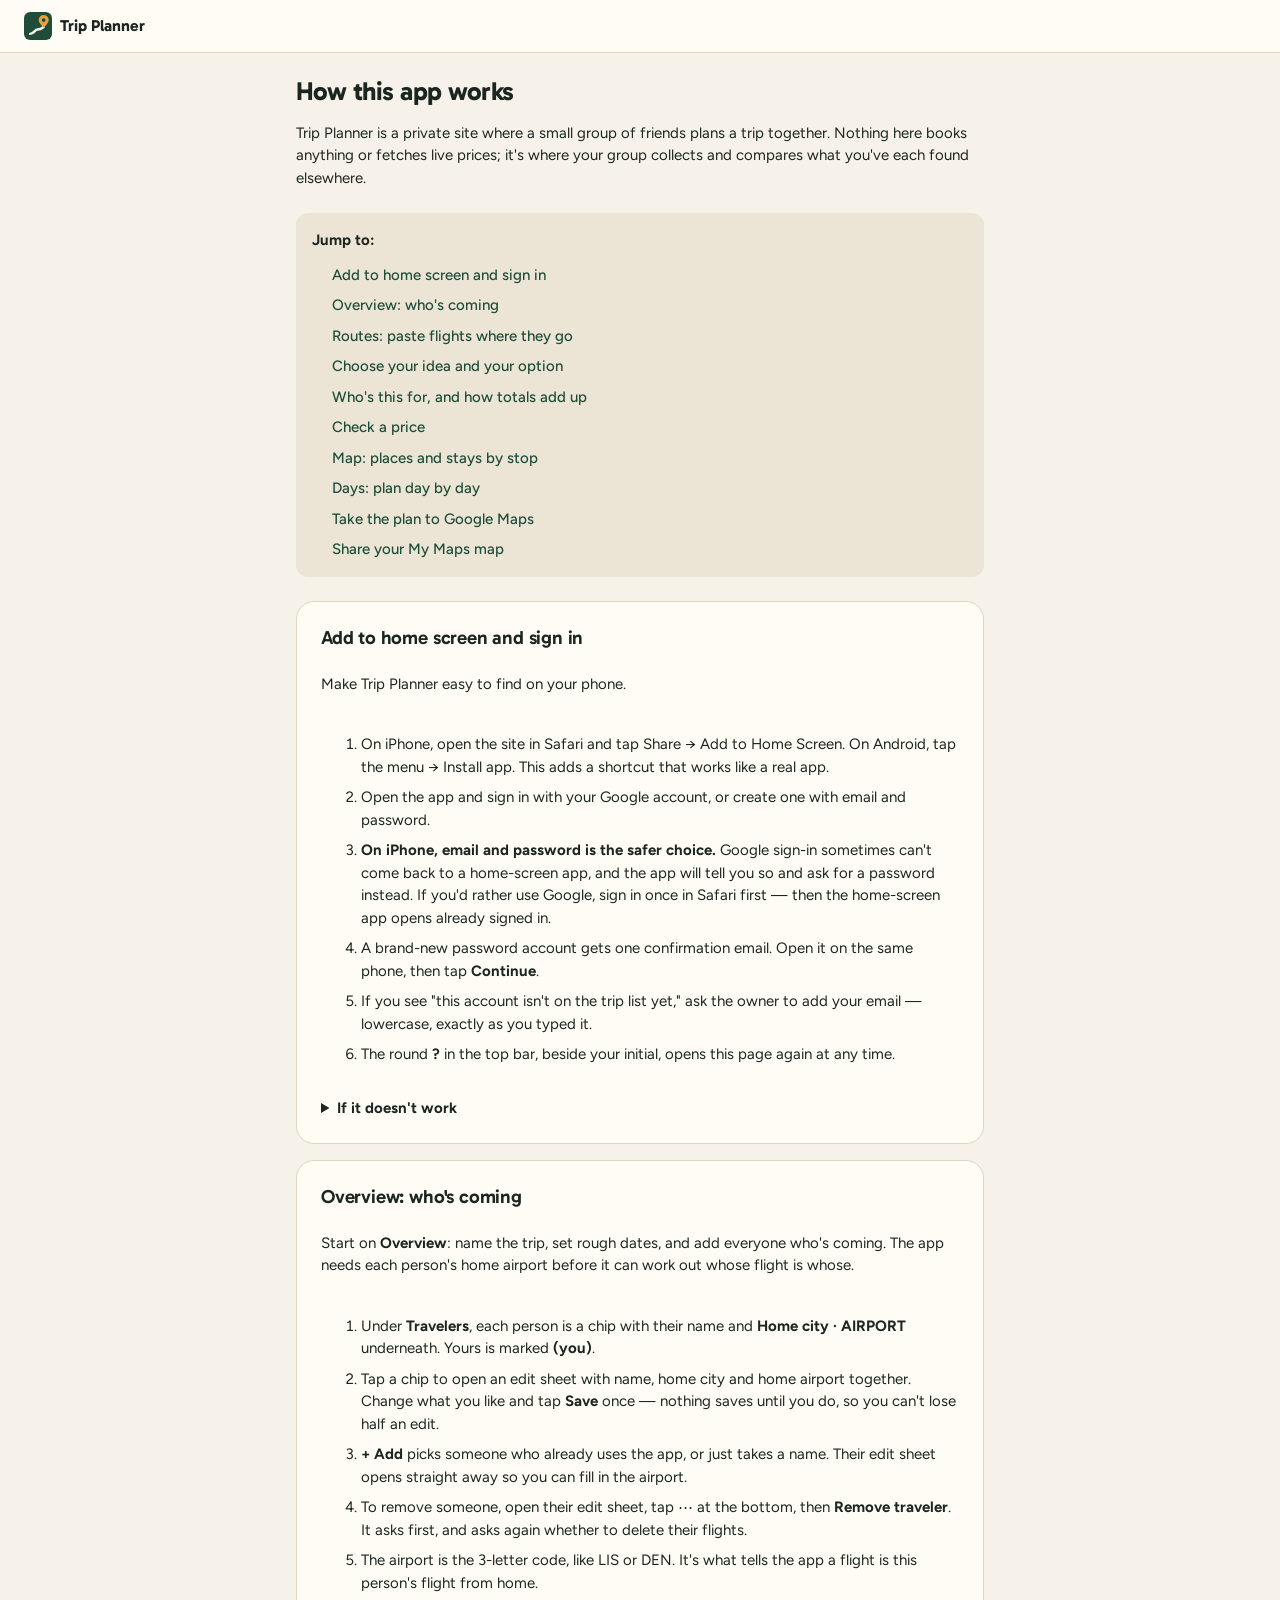
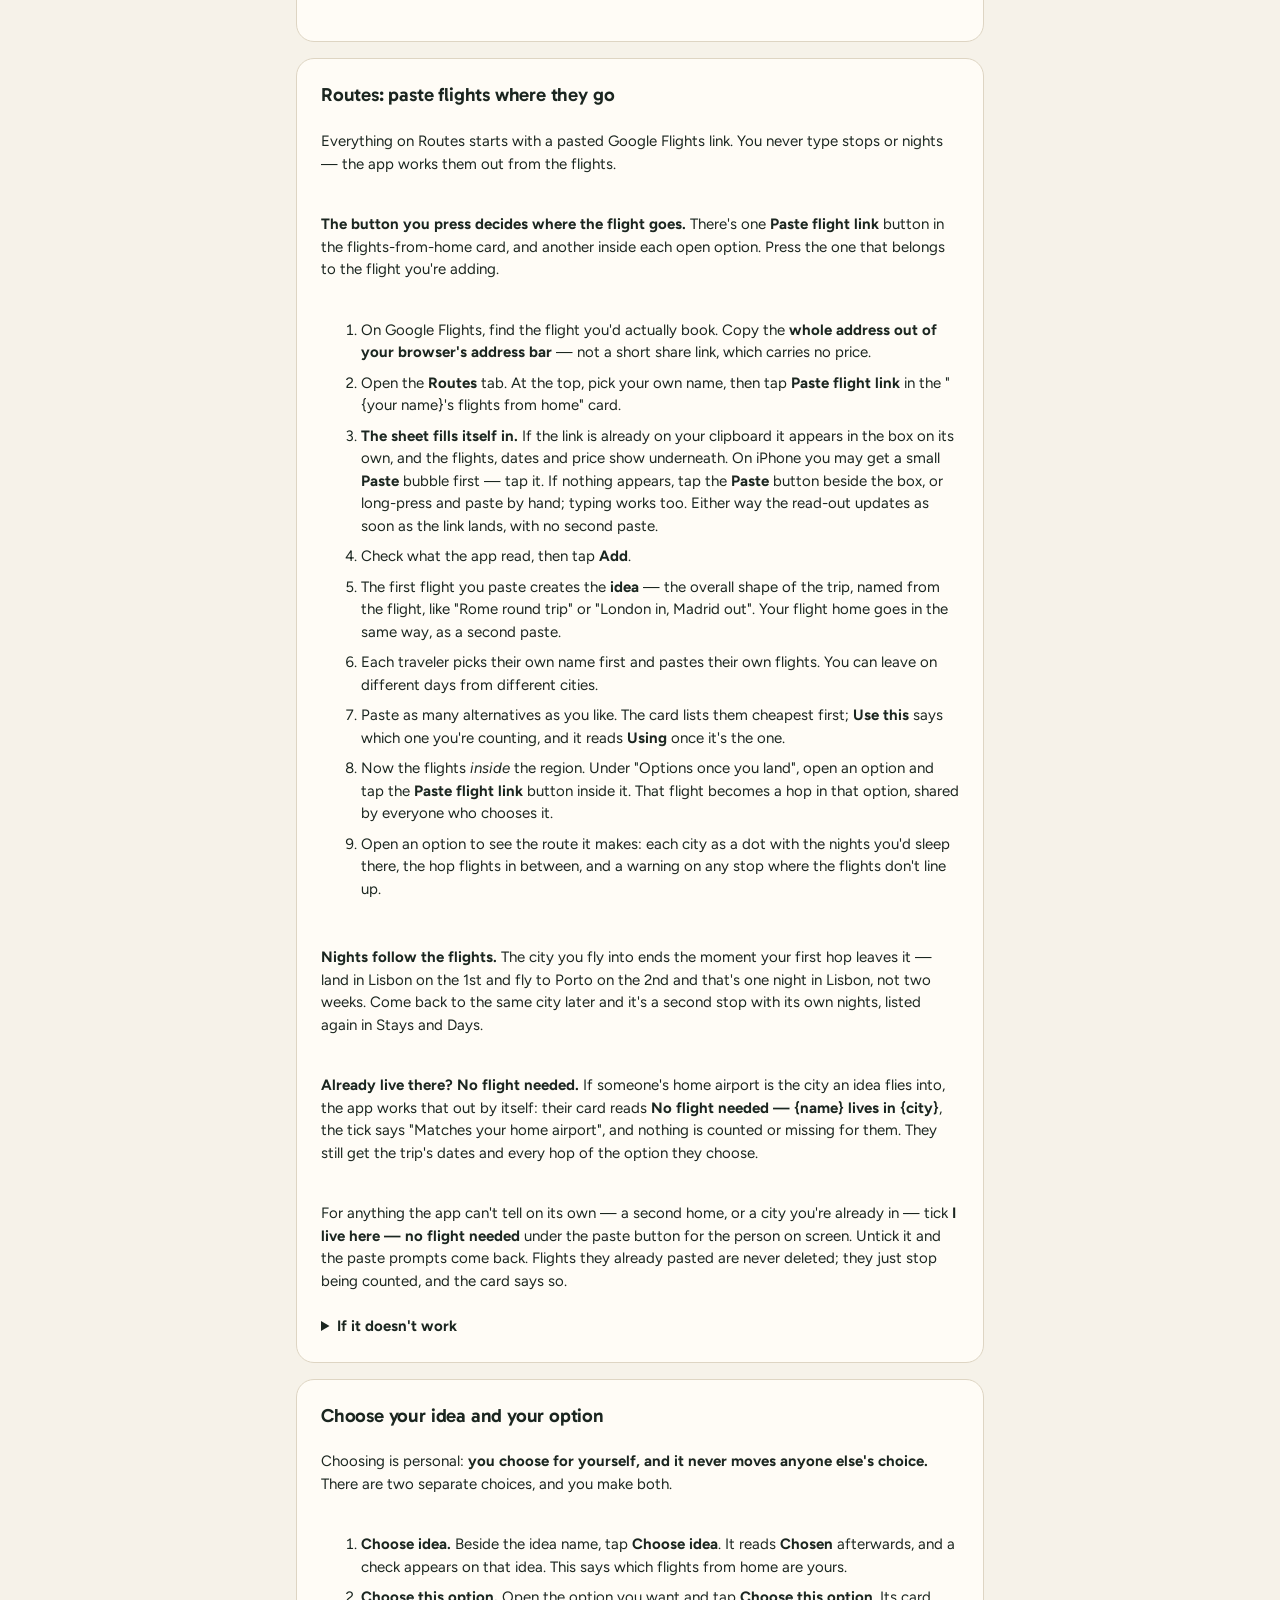
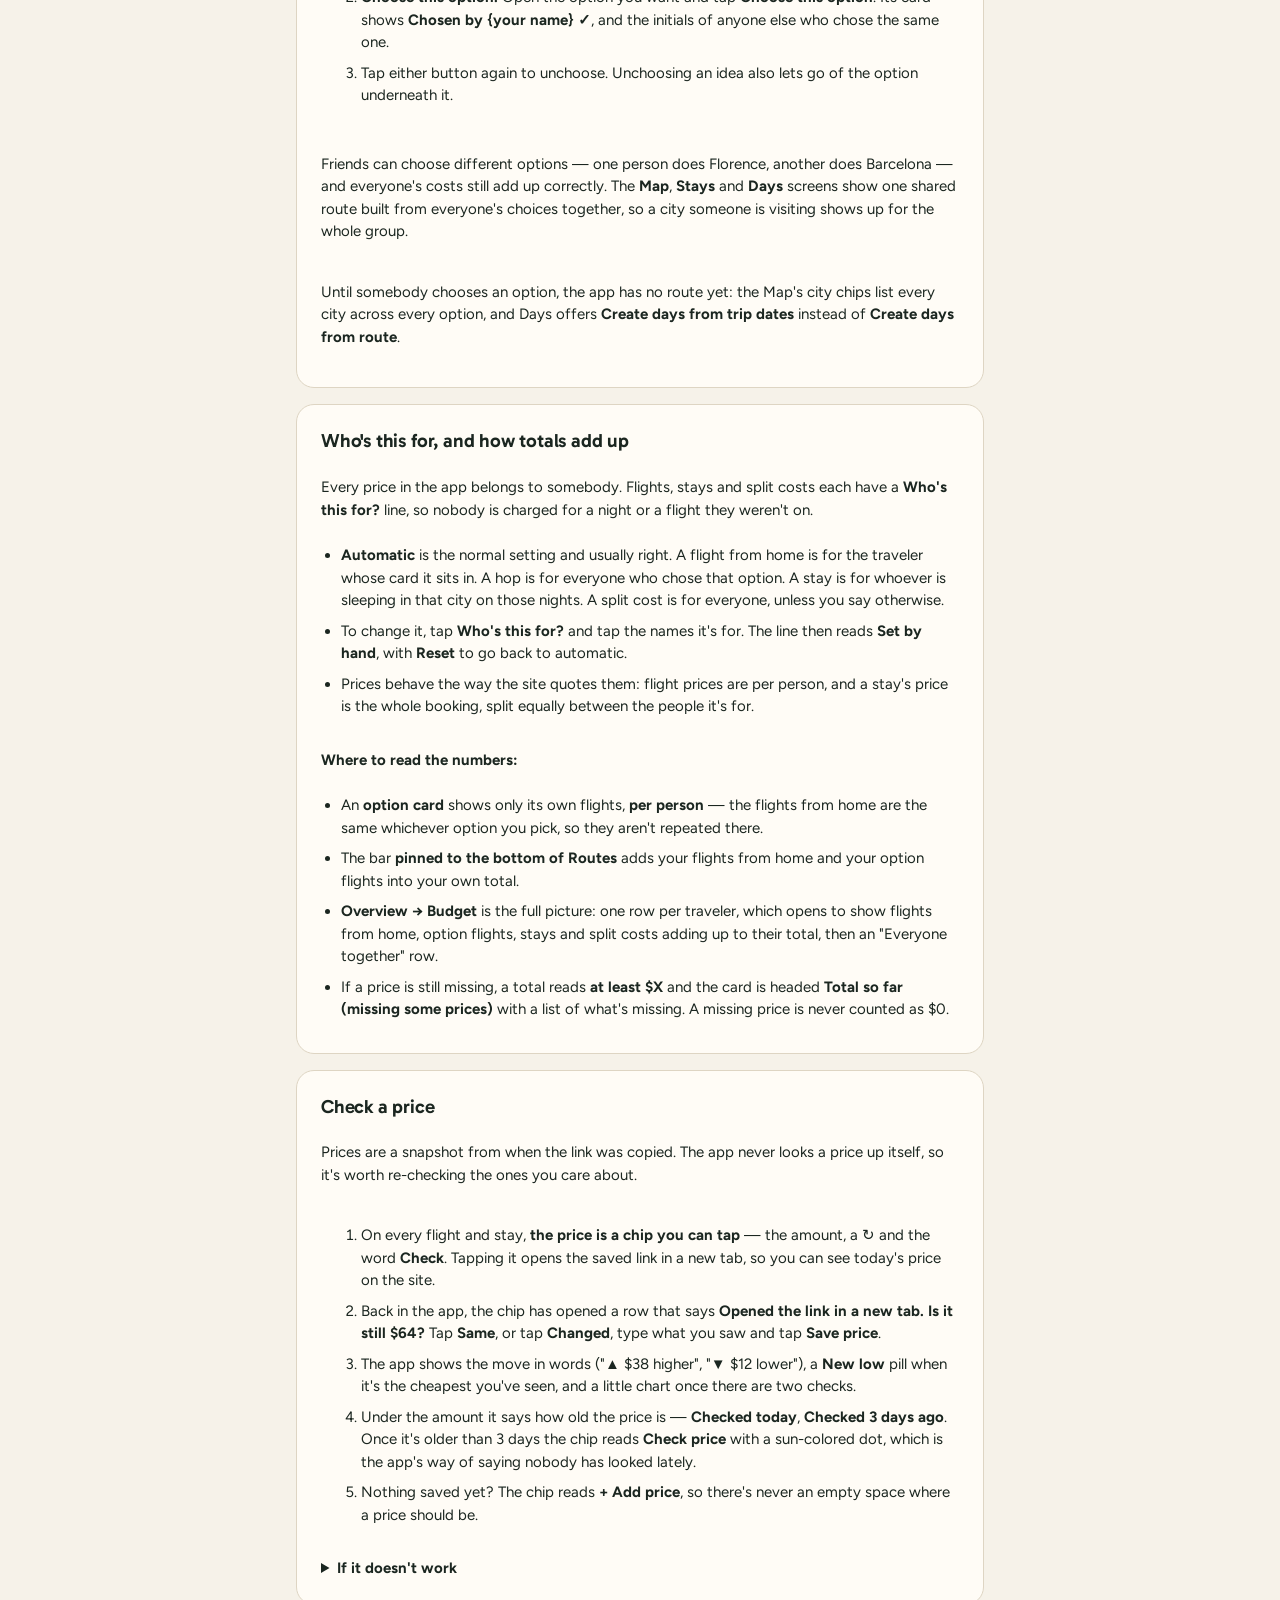
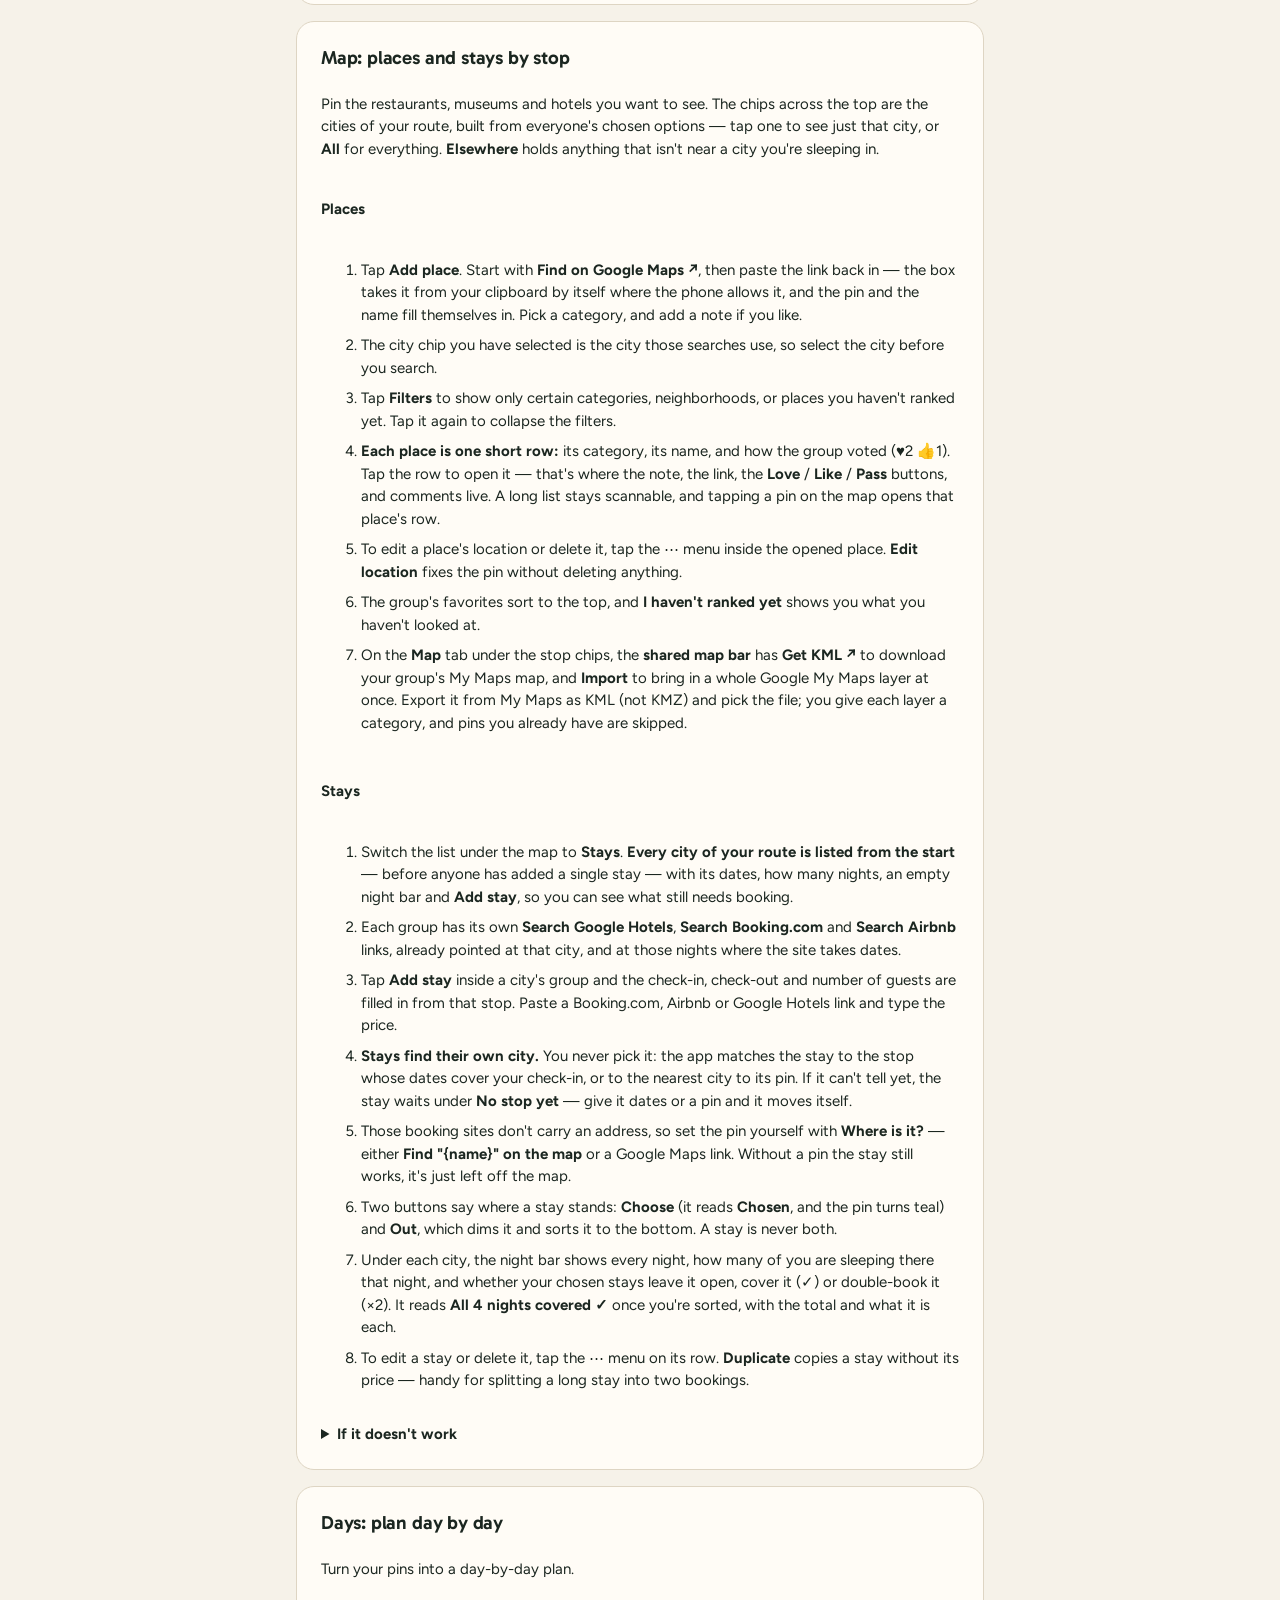
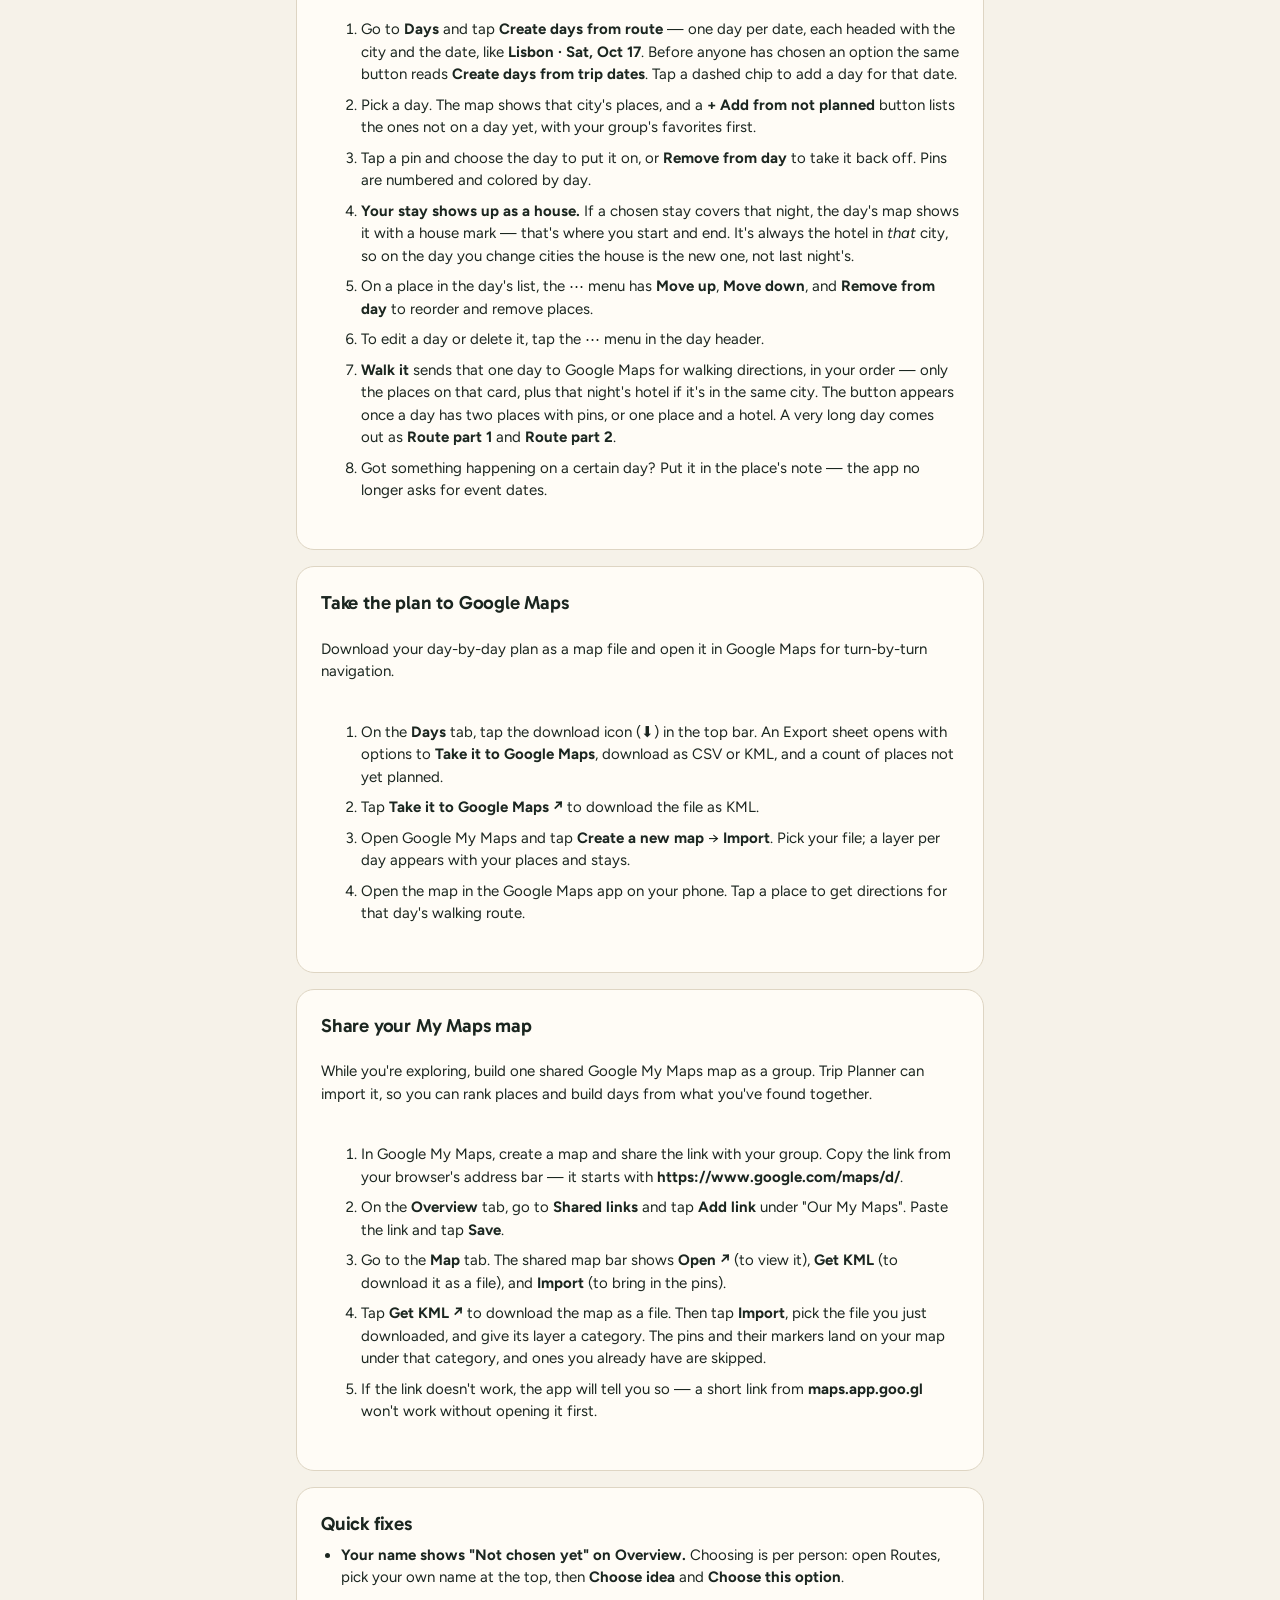
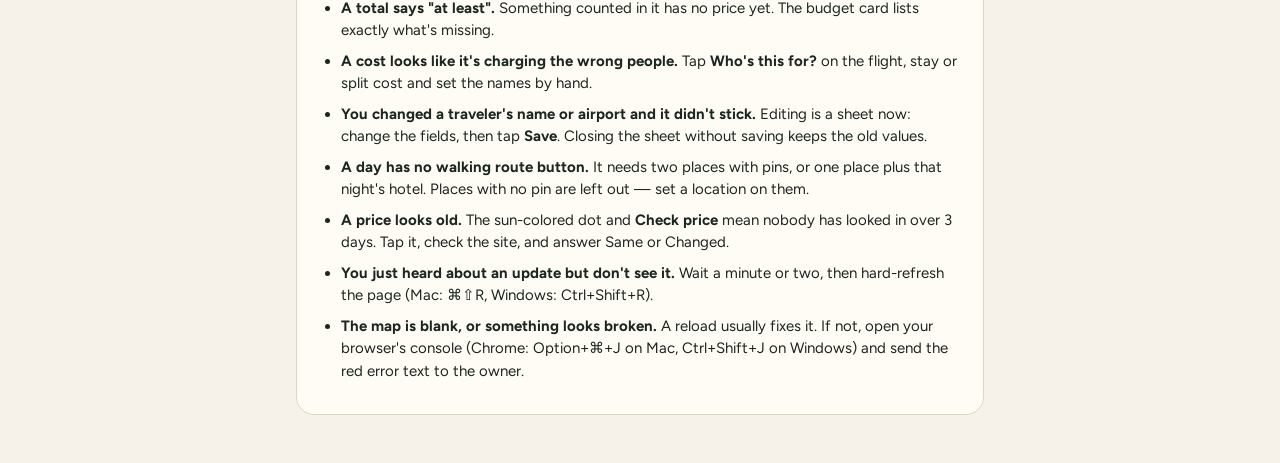
<file: help.html>
<!doctype html>
<html lang="en">
  <head>
    <meta charset="utf-8" />
    <meta name="viewport" content="width=device-width, initial-scale=1, viewport-fit=cover" />
    <title>Help · Trip Planner</title>
    <link rel="icon" type="image/svg+xml" href="./img/favicon.svg" />
    <link rel="manifest" href="./manifest.webmanifest" />
    <link rel="apple-touch-icon" href="./img/icons/icon-180.png" />
    <meta name="apple-mobile-web-app-capable" content="yes" />
    <meta name="apple-mobile-web-app-status-bar-style" content="default" />
    <meta name="apple-mobile-web-app-title" content="Trip Planner" />
    <meta name="theme-color" content="#F6F2E9" media="(prefers-color-scheme: light)" />
    <meta name="theme-color" content="#121815" media="(prefers-color-scheme: dark)" />
    <link rel="preconnect" href="https://fonts.gstatic.com" crossorigin />
    <link rel="stylesheet" href="https://fonts.googleapis.com/css2?family=Gabarito:wght@600;700&family=Figtree:wght@400;500;600;700&display=swap" />
    <link rel="stylesheet" href="./css/styles.css" />
  </head>
  <body>
    <header class="top-bar">
      <a class="app-brand" href="./index.html">
        <img class="app-logo" src="./img/logo.svg" alt="" width="28" height="28" />
        <span class="app-name">Trip Planner</span>
      </a>
    </header>
    <main class="app-main help-main">
      <h1>How this app works</h1>
      <p>
        Trip Planner is a private site where a small group of friends plans a trip together. Nothing here books anything or fetches live prices; it's where your group collects and compares what you've each found elsewhere.
      </p>

      <nav class="help-contents">
        <p><strong>Jump to:</strong></p>
        <ul>
          <li><a href="#home-screen">Add to home screen and sign in</a></li>
          <li><a href="#travelers">Overview: who's coming</a></li>
          <li><a href="#routes">Routes: paste flights where they go</a></li>
          <li><a href="#choosing">Choose your idea and your option</a></li>
          <li><a href="#totals">Who's this for, and how totals add up</a></li>
          <li><a href="#prices">Check a price</a></li>
          <li><a href="#map">Map: places and stays by stop</a></li>
          <li><a href="#days">Days: plan day by day</a></li>
          <li><a href="#google-maps">Take the plan to Google Maps</a></li>
        <li><a href="#shared-mymaps">Share your My Maps map</a></li>
        </ul>
      </nav>

      <section class="card help-section" id="home-screen">
        <h2>Add to home screen and sign in</h2>
        <p>Make Trip Planner easy to find on your phone.</p>
        <ol>
          <li>On iPhone, open the site in Safari and tap Share → Add to Home Screen. On Android, tap the menu → Install app. This adds a shortcut that works like a real app.</li>
          <li>Open the app and sign in with your Google account, or create one with email and password.</li>
          <li><strong>On iPhone, email and password is the safer choice.</strong> Google sign-in sometimes can't come back to a home-screen app, and the app will tell you so and ask for a password instead. If you'd rather use Google, sign in once in Safari first — then the home-screen app opens already signed in.</li>
          <li>A brand-new password account gets one confirmation email. Open it on the same phone, then tap <strong>Continue</strong>.</li>
          <li>If you see "this account isn't on the trip list yet," ask the owner to add your email — lowercase, exactly as you typed it.</li>
          <li>The round <strong>?</strong> in the top bar, beside your initial, opens this page again at any time.</li>
        </ol>
        <details>
          <summary><strong>If it doesn't work</strong></summary>
          <ul>
            <li><strong>Google sign-in from the home-screen app doesn't come back.</strong> Sign in with email and password instead, or open the app in Safari once and sign in with Google there.</li>
            <li><strong>You tapped Google and nothing seems to have happened.</strong> Pull down to reload the page. If you're back on the sign-in screen with no message, use email and password.</li>
            <li><strong>The sign-in popup never appears on a computer.</strong> Your browser is probably blocking popups — allow them for this site and try again.</li>
            <li><strong>Everything says "You don't have access."</strong> Tell the owner — the site's permission rules need updating on their end.</li>
          </ul>
        </details>
      </section>

      <section class="card help-section" id="travelers">
        <h2>Overview: who's coming</h2>
        <p>Start on <strong>Overview</strong>: name the trip, set rough dates, and add everyone who's coming. The app needs each person's home airport before it can work out whose flight is whose.</p>
        <ol>
          <li>Under <strong>Travelers</strong>, each person is a chip with their name and <strong>Home city · AIRPORT</strong> underneath. Yours is marked <strong>(you)</strong>.</li>
          <li>Tap a chip to open an edit sheet with name, home city and home airport together. Change what you like and tap <strong>Save</strong> once — nothing saves until you do, so you can't lose half an edit.</li>
          <li><strong>+ Add</strong> picks someone who already uses the app, or just takes a name. Their edit sheet opens straight away so you can fill in the airport.</li>
          <li>To remove someone, open their edit sheet, tap ⋯ at the bottom, then <strong>Remove traveler</strong>. It asks first, and asks again whether to delete their flights.</li>
          <li>The airport is the 3-letter code, like LIS or DEN. It's what tells the app a flight is this person's flight from home.</li>
        </ol>
        <!-- IMAGE: traveler chips on a phone, edit sheet open -->
      </section>

      <section class="card help-section" id="routes">
        <h2>Routes: paste flights where they go</h2>
        <p>Everything on Routes starts with a pasted Google Flights link. You never type stops or nights — the app works them out from the flights.</p>
        <p><strong>The button you press decides where the flight goes.</strong> There's one <strong>Paste flight link</strong> button in the flights-from-home card, and another inside each open option. Press the one that belongs to the flight you're adding.</p>
        <ol>
          <li>On Google Flights, find the flight you'd actually book. Copy the <strong>whole address out of your browser's address bar</strong> — not a short share link, which carries no price.</li>
          <li>Open the <strong>Routes</strong> tab. At the top, pick your own name, then tap <strong>Paste flight link</strong> in the "{your name}'s flights from home" card.</li>
          <li><strong>The sheet fills itself in.</strong> If the link is already on your clipboard it appears in the box on its own, and the flights, dates and price show underneath. On iPhone you may get a small <strong>Paste</strong> bubble first — tap it. If nothing appears, tap the <strong>Paste</strong> button beside the box, or long-press and paste by hand; typing works too. Either way the read-out updates as soon as the link lands, with no second paste.</li>
          <li>Check what the app read, then tap <strong>Add</strong>.</li>
          <li>The first flight you paste creates the <strong>idea</strong> — the overall shape of the trip, named from the flight, like "Rome round trip" or "London in, Madrid out". Your flight home goes in the same way, as a second paste.</li>
          <li>Each traveler picks their own name first and pastes their own flights. You can leave on different days from different cities.</li>
          <li>Paste as many alternatives as you like. The card lists them cheapest first; <strong>Use this</strong> says which one you're counting, and it reads <strong>Using</strong> once it's the one.</li>
          <li>Now the flights <em>inside</em> the region. Under "Options once you land", open an option and tap the <strong>Paste flight link</strong> button inside it. That flight becomes a hop in that option, shared by everyone who chooses it.</li>
          <li>Open an option to see the route it makes: each city as a dot with the nights you'd sleep there, the hop flights in between, and a warning on any stop where the flights don't line up.</li>
        </ol>
        <p><strong>Nights follow the flights.</strong> The city you fly into ends the moment your first hop leaves it — land in Lisbon on the 1st and fly to Porto on the 2nd and that's one night in Lisbon, not two weeks. Come back to the same city later and it's a second stop with its own nights, listed again in Stays and Days.</p>
        <p><strong>Already live there? No flight needed.</strong> If someone's home airport is the city an idea flies into, the app works that out by itself: their card reads <strong>No flight needed — {name} lives in {city}</strong>, the tick says "Matches your home airport", and nothing is counted or missing for them. They still get the trip's dates and every hop of the option they choose.</p>
        <p>For anything the app can't tell on its own — a second home, or a city you're already in — tick <strong>I live here — no flight needed</strong> under the paste button for the person on screen. Untick it and the paste prompts come back. Flights they already pasted are never deleted; they just stop being counted, and the card says so.</p>
        <details>
          <summary><strong>If it doesn't work</strong></summary>
          <ul>
            <li><strong>Short share links don't work.</strong> Open the link in Google Flights, then copy the full address out of the address bar and paste that.</li>
            <li><strong>No price was read.</strong> The price has to be showing on Google Flights when you copy the address. Go back, open the flight, and copy again.</li>
            <li><strong>The box stayed empty when the sheet opened.</strong> Your phone only hands over the clipboard when you ask it to: tap the <strong>Paste</strong> bubble if one appears, or the <strong>Paste</strong> button beside the box, or long-press and paste.</li>
            <li><strong>Someone's card says "No flight needed" and shouldn't.</strong> Their home airport is the city this idea flies into. Either fix the airport on Overview, or untick <strong>I live here</strong> — if the airport really is their home, the tick stays on by design.</li>
            <li><strong>The flight landed in the wrong place.</strong> Delete it and paste it again with the right button — the one in the flights-from-home card for a flight from home, the one inside an option for a hop.</li>
            <li><strong>A stop has a warning.</strong> It's telling you something doesn't line up: the next flight leaves from a city you're not in, the dates run backwards, or a flight has no date. Fix the flight, or leave it if you know why.</li>
          </ul>
        </details>
        <!-- IMAGE: traveler switch, paste button, home flights card, option with stops -->
      </section>

      <section class="card help-section" id="choosing">
        <h2>Choose your idea and your option</h2>
        <p>Choosing is personal: <strong>you choose for yourself, and it never moves anyone else's choice.</strong> There are two separate choices, and you make both.</p>
        <ol>
          <li><strong>Choose idea.</strong> Beside the idea name, tap <strong>Choose idea</strong>. It reads <strong>Chosen</strong> afterwards, and a check appears on that idea. This says which flights from home are yours.</li>
          <li><strong>Choose this option.</strong> Open the option you want and tap <strong>Choose this option</strong>. Its card shows <strong>Chosen by {your name} ✓</strong>, and the initials of anyone else who chose the same one.</li>
          <li>Tap either button again to unchoose. Unchoosing an idea also lets go of the option underneath it.</li>
        </ol>
        <p>Friends can choose different options — one person does Florence, another does Barcelona — and everyone's costs still add up correctly. The <strong>Map</strong>, <strong>Stays</strong> and <strong>Days</strong> screens show one shared route built from everyone's choices together, so a city someone is visiting shows up for the whole group.</p>
        <p>Until somebody chooses an option, the app has no route yet: the Map's city chips list every city across every option, and Days offers <strong>Create days from trip dates</strong> instead of <strong>Create days from route</strong>.</p>
        <!-- IMAGE: idea switch with Chosen, option card with Chosen by badge and initials -->
      </section>

      <section class="card help-section" id="totals">
        <h2>Who's this for, and how totals add up</h2>
        <p>Every price in the app belongs to somebody. Flights, stays and split costs each have a <strong>Who's this for?</strong> line, so nobody is charged for a night or a flight they weren't on.</p>
        <ul>
          <li><strong>Automatic</strong> is the normal setting and usually right. A flight from home is for the traveler whose card it sits in. A hop is for everyone who chose that option. A stay is for whoever is sleeping in that city on those nights. A split cost is for everyone, unless you say otherwise.</li>
          <li>To change it, tap <strong>Who's this for?</strong> and tap the names it's for. The line then reads <strong>Set by hand</strong>, with <strong>Reset</strong> to go back to automatic.</li>
          <li>Prices behave the way the site quotes them: flight prices are per person, and a stay's price is the whole booking, split equally between the people it's for.</li>
        </ul>
        <p><strong>Where to read the numbers:</strong></p>
        <ul>
          <li>An <strong>option card</strong> shows only its own flights, <strong>per person</strong> — the flights from home are the same whichever option you pick, so they aren't repeated there.</li>
          <li>The bar <strong>pinned to the bottom of Routes</strong> adds your flights from home and your option flights into your own total.</li>
          <li><strong>Overview → Budget</strong> is the full picture: one row per traveler, which opens to show flights from home, option flights, stays and split costs adding up to their total, then an "Everyone together" row.</li>
          <li>If a price is still missing, a total reads <strong>at least $X</strong> and the card is headed <strong>Total so far (missing some prices)</strong> with a list of what's missing. A missing price is never counted as $0.</li>
        </ul>
        <!-- IMAGE: who's this for control, Overview budget row opened -->
      </section>

      <section class="card help-section" id="prices">
        <h2>Check a price</h2>
        <p>Prices are a snapshot from when the link was copied. The app never looks a price up itself, so it's worth re-checking the ones you care about.</p>
        <ol>
          <li>On every flight and stay, <strong>the price is a chip you can tap</strong> — the amount, a ↻ and the word <strong>Check</strong>. Tapping it opens the saved link in a new tab, so you can see today's price on the site.</li>
          <li>Back in the app, the chip has opened a row that says <strong>Opened the link in a new tab. Is it still $64?</strong> Tap <strong>Same</strong>, or tap <strong>Changed</strong>, type what you saw and tap <strong>Save price</strong>.</li>
          <li>The app shows the move in words ("▲ $38 higher", "▼ $12 lower"), a <strong>New low</strong> pill when it's the cheapest you've seen, and a little chart once there are two checks.</li>
          <li>Under the amount it says how old the price is — <strong>Checked today</strong>, <strong>Checked 3 days ago</strong>. Once it's older than 3 days the chip reads <strong>Check price</strong> with a sun-colored dot, which is the app's way of saying nobody has looked lately.</li>
          <li>Nothing saved yet? The chip reads <strong>+ Add price</strong>, so there's never an empty space where a price should be.</li>
        </ol>
        <details>
          <summary><strong>If it doesn't work</strong></summary>
          <ul>
            <li><strong>No link was saved.</strong> Nothing opens, but the app still asks for a price — check the site yourself and type what you see.</li>
            <li><strong>The price wouldn't save.</strong> Type just the number, like 245 or 245.50.</li>
          </ul>
        </details>
        <!-- IMAGE: price button, price check sheet -->
      </section>

      <section class="card help-section" id="map">
        <h2>Map: places and stays by stop</h2>
        <p>Pin the restaurants, museums and hotels you want to see. The chips across the top are the cities of your route, built from everyone's chosen options — tap one to see just that city, or <strong>All</strong> for everything. <strong>Elsewhere</strong> holds anything that isn't near a city you're sleeping in.</p>
        <p><strong>Places</strong></p>
        <ol>
          <li>Tap <strong>Add place</strong>. Start with <strong>Find on Google Maps ↗</strong>, then paste the link back in — the box takes it from your clipboard by itself where the phone allows it, and the pin and the name fill themselves in. Pick a category, and add a note if you like.</li>
          <li>The city chip you have selected is the city those searches use, so select the city before you search.</li>
          <li>Tap <strong>Filters</strong> to show only certain categories, neighborhoods, or places you haven't ranked yet. Tap it again to collapse the filters.</li>
          <li><strong>Each place is one short row:</strong> its category, its name, and how the group voted (♥2 👍1). Tap the row to open it — that's where the note, the link, the <strong>Love</strong> / <strong>Like</strong> / <strong>Pass</strong> buttons, and comments live. A long list stays scannable, and tapping a pin on the map opens that place's row.</li>
          <li>To edit a place's location or delete it, tap the ⋯ menu inside the opened place. <strong>Edit location</strong> fixes the pin without deleting anything.</li>
          <li>The group's favorites sort to the top, and <strong>I haven't ranked yet</strong> shows you what you haven't looked at.</li>
          <li>On the <strong>Map</strong> tab under the stop chips, the <strong>shared map bar</strong> has <strong>Get KML ↗</strong> to download your group's My Maps map, and <strong>Import</strong> to bring in a whole Google My Maps layer at once. Export it from My Maps as KML (not KMZ) and pick the file; you give each layer a category, and pins you already have are skipped.</li>
        </ol>
        <p><strong>Stays</strong></p>
        <ol>
          <li>Switch the list under the map to <strong>Stays</strong>. <strong>Every city of your route is listed from the start</strong> — before anyone has added a single stay — with its dates, how many nights, an empty night bar and <strong>Add stay</strong>, so you can see what still needs booking.</li>
          <li>Each group has its own <strong>Search Google Hotels</strong>, <strong>Search Booking.com</strong> and <strong>Search Airbnb</strong> links, already pointed at that city, and at those nights where the site takes dates.</li>
          <li>Tap <strong>Add stay</strong> inside a city's group and the check-in, check-out and number of guests are filled in from that stop. Paste a Booking.com, Airbnb or Google Hotels link and type the price.</li>
          <li><strong>Stays find their own city.</strong> You never pick it: the app matches the stay to the stop whose dates cover your check-in, or to the nearest city to its pin. If it can't tell yet, the stay waits under <strong>No stop yet</strong> — give it dates or a pin and it moves itself.</li>
          <li>Those booking sites don't carry an address, so set the pin yourself with <strong>Where is it?</strong> — either <strong>Find "{name}" on the map</strong> or a Google Maps link. Without a pin the stay still works, it's just left off the map.</li>
          <li>Two buttons say where a stay stands: <strong>Choose</strong> (it reads <strong>Chosen</strong>, and the pin turns teal) and <strong>Out</strong>, which dims it and sorts it to the bottom. A stay is never both.</li>
          <li>Under each city, the night bar shows every night, how many of you are sleeping there that night, and whether your chosen stays leave it open, cover it (✓) or double-book it (×2). It reads <strong>All 4 nights covered ✓</strong> once you're sorted, with the total and what it is each.</li>
          <li>To edit a stay or delete it, tap the ⋯ menu on its row. <strong>Duplicate</strong> copies a stay without its price — handy for splitting a long stay into two bookings.</li>
        </ol>
        <details>
          <summary><strong>If it doesn't work</strong></summary>
          <ul>
            <li><strong>Short share links don't work.</strong> Open the link, copy the full address from your browser's address bar, and paste that.</li>
            <li><strong>KMZ files don't import.</strong> In My Maps, use ⋮ → Export to KML/KMZ and tick "Export as KML instead of KMZ", then try again.</li>
            <li><strong>The chips say to choose an option on Routes.</strong> Nobody has chosen one yet, so there's no route to group by. Choose an option on Routes and the cities appear.</li>
            <li><strong>A city is listed twice.</strong> That's on purpose: you're there, you leave, and you come back, so each visit has its own nights and its own stays.</li>
            <li><strong>A stay is stuck under "No stop yet".</strong> Its check-in is outside every city's dates and it has no pin near one. Fix the dates, or set its location.</li>
          </ul>
        </details>
        <!-- IMAGE: map with stop chips, places and stays together -->
      </section>

      <section class="card help-section" id="days">
        <h2>Days: plan day by day</h2>
        <p>Turn your pins into a day-by-day plan.</p>
        <ol>
          <li>Go to <strong>Days</strong> and tap <strong>Create days from route</strong> — one day per date, each headed with the city and the date, like <strong>Lisbon · Sat, Oct 17</strong>. Before anyone has chosen an option the same button reads <strong>Create days from trip dates</strong>. Tap a dashed chip to add a day for that date.</li>
          <li>Pick a day. The map shows that city's places, and a <strong>+ Add from not planned</strong> button lists the ones not on a day yet, with your group's favorites first.</li>
          <li>Tap a pin and choose the day to put it on, or <strong>Remove from day</strong> to take it back off. Pins are numbered and colored by day.</li>
          <li><strong>Your stay shows up as a house.</strong> If a chosen stay covers that night, the day's map shows it with a house mark — that's where you start and end. It's always the hotel in <em>that</em> city, so on the day you change cities the house is the new one, not last night's.</li>
          <li>On a place in the day's list, the ⋯ menu has <strong>Move up</strong>, <strong>Move down</strong>, and <strong>Remove from day</strong> to reorder and remove places.</li>
          <li>To edit a day or delete it, tap the ⋯ menu in the day header.</li>
          <li><strong>Walk it</strong> sends that one day to Google Maps for walking directions, in your order — only the places on that card, plus that night's hotel if it's in the same city. The button appears once a day has two places with pins, or one place and a hotel. A very long day comes out as <strong>Route part 1</strong> and <strong>Route part 2</strong>.</li>
          <li>Got something happening on a certain day? Put it in the place's note — the app no longer asks for event dates.</li>
        </ol>
        <!-- IMAGE: day list, place pins numbered by day, house pin for the stay -->
      </section>

      <section class="card help-section" id="google-maps">
        <h2>Take the plan to Google Maps</h2>
        <p>Download your day-by-day plan as a map file and open it in Google Maps for turn-by-turn navigation.</p>
        <ol>
          <li>On the <strong>Days</strong> tab, tap the download icon (⬇) in the top bar. An Export sheet opens with options to <strong>Take it to Google Maps</strong>, download as CSV or KML, and a count of places not yet planned.</li>
          <li>Tap <strong>Take it to Google Maps ↗</strong> to download the file as KML.</li>
          <li>Open Google My Maps and tap <strong>Create a new map</strong> → <strong>Import</strong>. Pick your file; a layer per day appears with your places and stays.</li>
          <li>Open the map in the Google Maps app on your phone. Tap a place to get directions for that day's walking route.</li>
        </ol>
        <!-- IMAGE: days tab with export icon, Export sheet, My Maps import dialog, navigation in Google Maps app -->
      </section>

      <section class="card help-section" id="shared-mymaps">
        <h2>Share your My Maps map</h2>
        <p>While you're exploring, build one shared Google My Maps map as a group. Trip Planner can import it, so you can rank places and build days from what you've found together.</p>
        <ol>
          <li>In Google My Maps, create a map and share the link with your group. Copy the link from your browser's address bar — it starts with <strong>https://www.google.com/maps/d/</strong>.</li>
          <li>On the <strong>Overview</strong> tab, go to <strong>Shared links</strong> and tap <strong>Add link</strong> under "Our My Maps". Paste the link and tap <strong>Save</strong>.</li>
          <li>Go to the <strong>Map</strong> tab. The shared map bar shows <strong>Open ↗</strong> (to view it), <strong>Get KML</strong> (to download it as a file), and <strong>Import</strong> (to bring in the pins).</li>
          <li>Tap <strong>Get KML ↗</strong> to download the map as a file. Then tap <strong>Import</strong>, pick the file you just downloaded, and give its layer a category. The pins and their markers land on your map under that category, and ones you already have are skipped.</li>
          <li>If the link doesn't work, the app will tell you so — a short link from <strong>maps.app.goo.gl</strong> won't work without opening it first.</li>
        </ol>
        <!-- IMAGE: Shared links row on Overview, shared map bar on Map tab, import sheet -->
      </section>

      <section class="card help-section">
        <h2>Quick fixes</h2>
        <ul>
          <li><strong>Your name shows "Not chosen yet" on Overview.</strong> Choosing is per person: open Routes, pick your own name at the top, then <strong>Choose idea</strong> and <strong>Choose this option</strong>.</li>
          <li><strong>A total says "at least".</strong> Something counted in it has no price yet. The budget card lists exactly what's missing.</li>
          <li><strong>A cost looks like it's charging the wrong people.</strong> Tap <strong>Who's this for?</strong> on the flight, stay or split cost and set the names by hand.</li>
          <li><strong>You changed a traveler's name or airport and it didn't stick.</strong> Editing is a sheet now: change the fields, then tap <strong>Save</strong>. Closing the sheet without saving keeps the old values.</li>
          <li><strong>A day has no walking route button.</strong> It needs two places with pins, or one place plus that night's hotel. Places with no pin are left out — set a location on them.</li>
          <li><strong>A price looks old.</strong> The sun-colored dot and <strong>Check price</strong> mean nobody has looked in over 3 days. Tap it, check the site, and answer Same or Changed.</li>
          <li><strong>You just heard about an update but don't see it.</strong> Wait a minute or two, then hard-refresh the page (Mac: ⌘⇧R, Windows: Ctrl+Shift+R).</li>
          <li><strong>The map is blank, or something looks broken.</strong> A reload usually fixes it. If not, open your browser's console (Chrome: Option+⌘+J on Mac, Ctrl+Shift+J on Windows) and send the red error text to the owner.</li>
        </ul>
      </section>
    </main>
  </body>
</html>
</file>
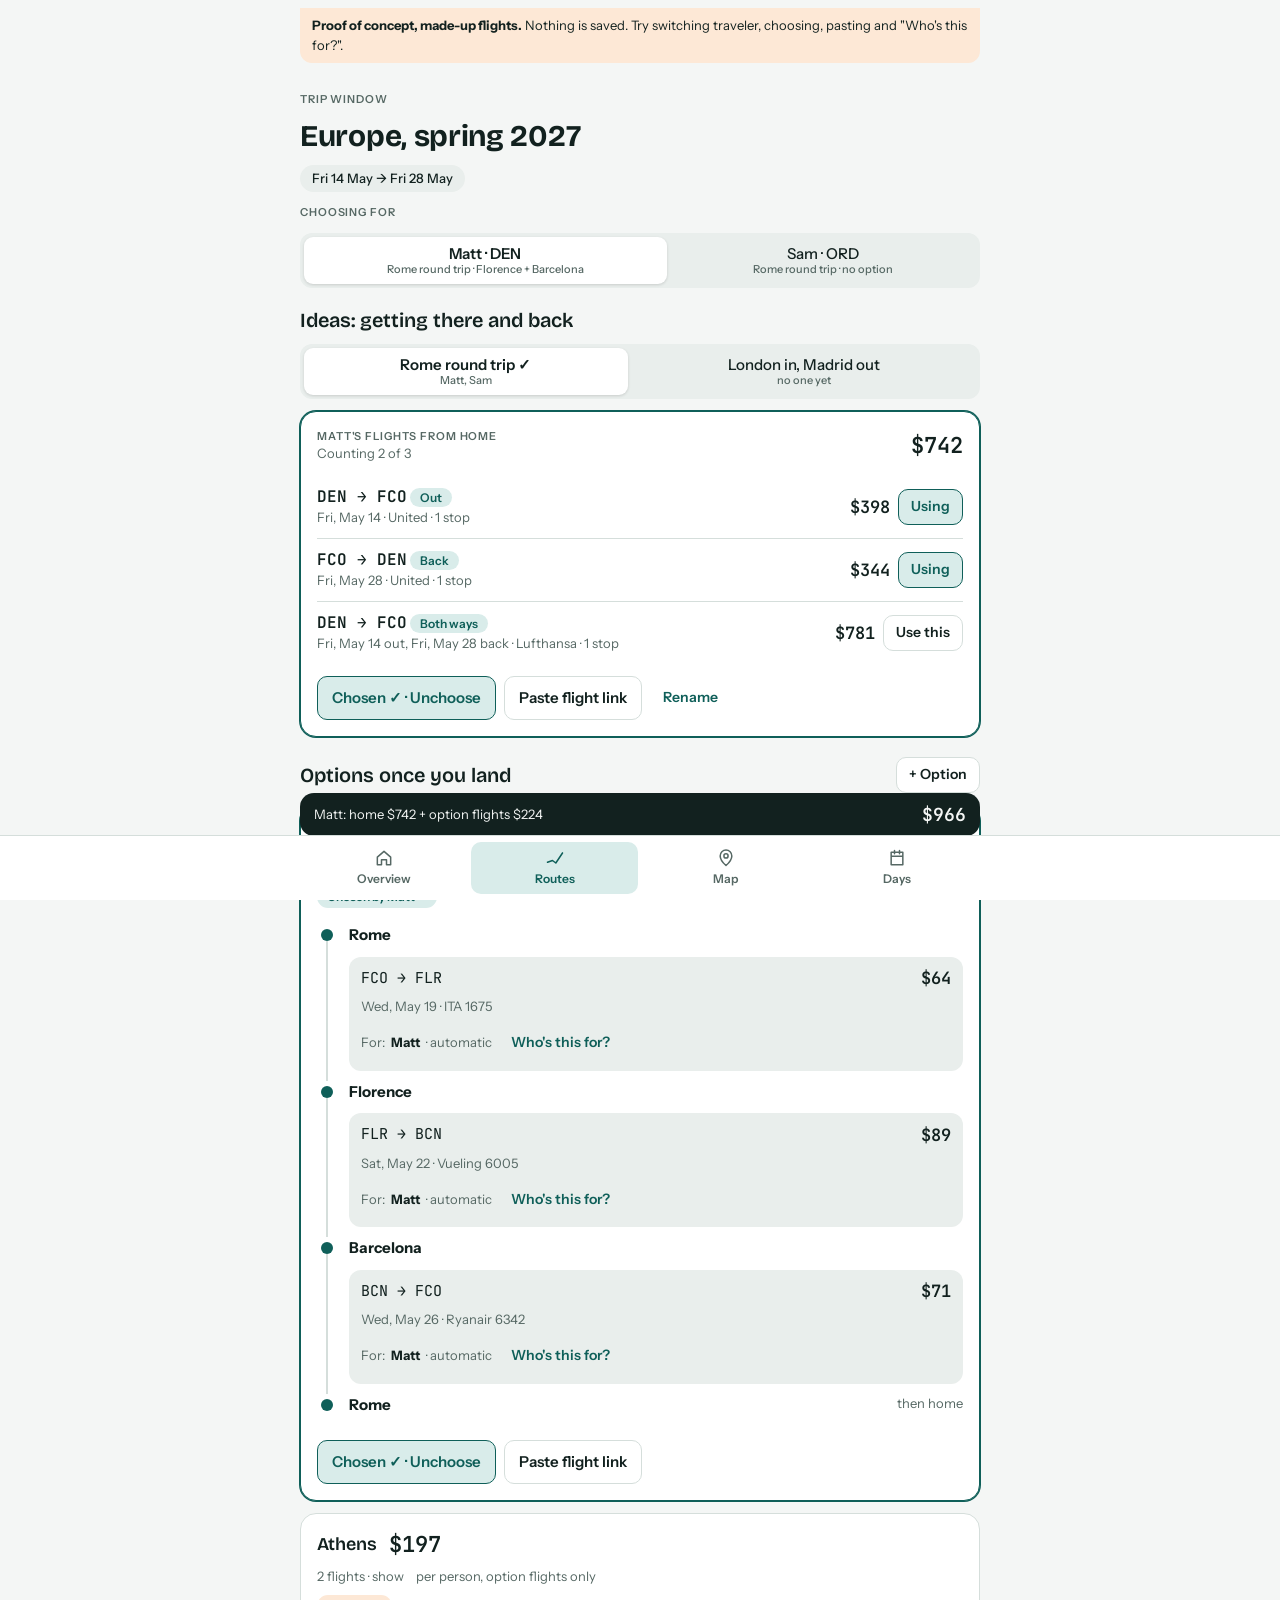
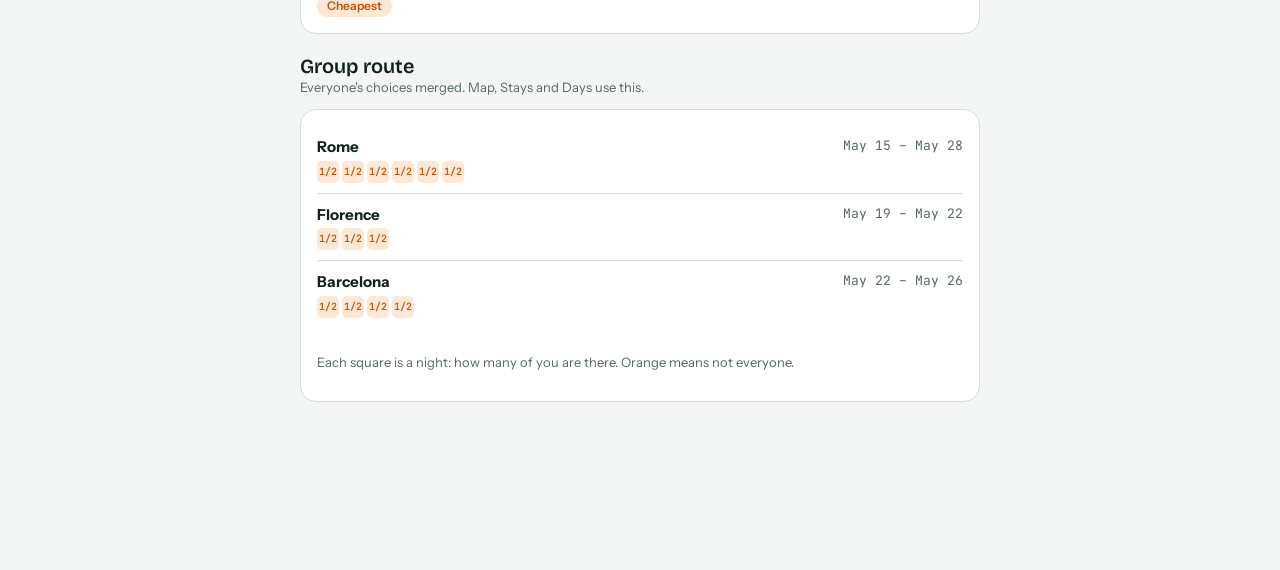
<file: docs/history/routes-mock.html>
<!doctype html>
<html lang="en">
<head>
<meta charset="utf-8">
<meta name="viewport" content="width=device-width, initial-scale=1, viewport-fit=cover">
<title>Routes Mock v5</title>
<link rel="stylesheet" href="https://fonts.googleapis.com/css2?family=Bricolage+Grotesque:opsz,wght@12..96,600;12..96,700&family=Instrument+Sans:wght@400;500;600&family=JetBrains+Mono:wght@500;600&display=swap">
<style>
/* Layout: phone-first app shell (same tokens as the approved 4.0 mock). Per-traveler choices; a merged group route; a sticky per-traveler total. */
:root{
  --bg:#f4f6f5; --surface:#ffffff; --sunk:#e9eeec; --line:#d5dedb;
  --ink:#12211f; --muted:#566864;
  --teal:#0f5f59; --teal-soft:#d9ecea; --on-teal:#ffffff;
  --sun:#c2570c; --sun-soft:#fde8d6;
  --good:#17703f; --bad:#b3261e;
  --display:"Bricolage Grotesque","Avenir Next","Segoe UI",sans-serif;
  --body:"Instrument Sans","Helvetica Neue",Arial,sans-serif;
  --mono:"JetBrains Mono",ui-monospace,Menlo,monospace;
  --r:16px;
}
@media (prefers-color-scheme: dark){:root:not([data-theme="light"]){
  --bg:#0d1514; --surface:#16211f; --sunk:#1e2c2a; --line:#2c3d3a;
  --ink:#e8f0ee; --muted:#9db0ac;
  --teal:#5cc7bd; --teal-soft:#173a37; --on-teal:#06211f;
  --sun:#f2a25c; --sun-soft:#3c2613;
  --good:#6fd39a; --bad:#ff8a80; color-scheme:dark}}
:root[data-theme="dark"]{
  --bg:#0d1514; --surface:#16211f; --sunk:#1e2c2a; --line:#2c3d3a;
  --ink:#e8f0ee; --muted:#9db0ac;
  --teal:#5cc7bd; --teal-soft:#173a37; --on-teal:#06211f;
  --sun:#f2a25c; --sun-soft:#3c2613;
  --good:#6fd39a; --bad:#ff8a80; color-scheme:dark}
*{box-sizing:border-box}
body{background:var(--bg);color:var(--ink);font:400 15px/1.5 var(--body);padding-inline:16px;padding-block:0 160px}
.wrap{max-width:680px;margin:0 auto;display:flex;flex-direction:column;gap:20px}
button{font:inherit;color:inherit;cursor:pointer}
button:focus-visible,textarea:focus-visible{outline:2px solid var(--teal);outline-offset:2px}
.mono{font-family:var(--mono);font-variant-numeric:tabular-nums}
.muted{color:var(--muted)}
.label{font-size:11px;font-weight:600;letter-spacing:.08em;text-transform:uppercase;color:var(--muted)}
.sample{background:var(--sun-soft);color:var(--ink);border-radius:0 0 12px 12px;padding:8px 12px;font-size:13px}
header{display:flex;flex-direction:column;gap:12px;padding-top:8px}
h1{font:700 30px/1.1 var(--display);margin:0;text-wrap:balance;letter-spacing:-.01em}
h2{font:600 20px/1.2 var(--display);margin:0;text-wrap:balance}
.window{display:flex;flex-wrap:wrap;gap:8px;align-items:center}
.chip{background:var(--sunk);border-radius:999px;padding:4px 12px;font-size:13px;font-weight:500}
.seg{display:flex;background:var(--sunk);border-radius:12px;padding:4px;gap:4px;flex-wrap:wrap}
.seg button{border:0;background:transparent;border-radius:9px;padding:8px 14px;font-weight:500;min-height:44px;flex:1 1 auto;display:flex;flex-direction:column;align-items:center;line-height:1.2}
.seg button small{font-size:11px;color:var(--muted);font-weight:500}
.seg button[aria-pressed="true"]{background:var(--surface);box-shadow:0 1px 3px rgba(0,0,0,.14);font-weight:600}
.row{display:flex;justify-content:space-between;align-items:center;gap:12px;flex-wrap:wrap}
.row>*{min-width:0}
.btn{border:1px solid var(--line);background:var(--surface);border-radius:10px;padding:8px 14px;font-weight:600;min-height:44px}
.btn.primary{background:var(--teal);border-color:var(--teal);color:var(--on-teal)}
.btn.on{background:var(--teal-soft);border-color:var(--teal);color:var(--teal)}
.btn.quiet{border-color:transparent;background:transparent;color:var(--teal);padding-inline:8px}
.btn.sm{min-height:36px;padding:6px 12px;font-size:14px}
.actions{display:flex;gap:8px;flex-wrap:wrap;align-items:center}
.card{background:var(--surface);border:1px solid var(--line);border-radius:var(--r);padding:16px;display:flex;flex-direction:column;gap:12px}
.card.chosen,.option.chosen{border-color:var(--teal);box-shadow:0 0 0 1px var(--teal)}
.frow{display:grid;grid-template-columns:1fr auto;gap:4px 12px;align-items:center;padding:10px 0;border-top:1px solid var(--line)}
.frow:first-of-type{border-top:0}
.code{font:600 16px var(--mono)}
.kind{font-size:12px;font-weight:600;color:var(--teal);background:var(--teal-soft);border-radius:999px;padding:2px 10px;white-space:nowrap}
.price{font:600 17px var(--mono);font-variant-numeric:tabular-nums}
.meta{font-size:13px;color:var(--muted)}
.option{border:1px solid var(--line);border-radius:var(--r);background:var(--surface);overflow:hidden}
.ohead{width:100%;border:0;background:transparent;text-align:left;padding:16px;display:flex;flex-direction:column;gap:8px}
.oname{font:600 18px/1.2 var(--display)}
.total{font:600 22px var(--mono);font-variant-numeric:tabular-nums}
.badge{font-size:12px;font-weight:600;border-radius:999px;padding:2px 10px;background:var(--sun-soft);color:var(--sun)}
.badge.teal{background:var(--teal-soft);color:var(--teal)}
.init{display:inline-grid;place-items:center;width:24px;height:24px;border-radius:50%;background:var(--sunk);border:1px solid var(--line);font-size:11px;font-weight:600}
.obody{padding:0 16px 16px;display:flex;flex-direction:column;gap:14px}
.rail{list-style:none;margin:0;padding:0;display:flex;flex-direction:column}
.rail li{display:grid;grid-template-columns:20px 1fr;column-gap:12px}
.rail .track{display:flex;flex-direction:column;align-items:center}
.node{width:12px;height:12px;border-radius:50%;background:var(--teal);margin-top:5px;flex:none}
.stem{flex:1;width:2px;background:var(--line);min-height:10px}
.rail li:last-child .stem{display:none}
.stop{padding-bottom:10px;display:flex;justify-content:space-between;gap:8px;flex-wrap:wrap}
.hop{background:var(--sunk);border-radius:12px;padding:10px 12px;margin-bottom:10px;display:flex;flex-direction:column;gap:8px;min-width:0}
.forrow{display:flex;gap:6px;flex-wrap:wrap;align-items:center;font-size:13px}
.pill{border:1px solid var(--line);background:var(--surface);border-radius:999px;padding:4px 12px;font-size:13px;font-weight:600;min-height:32px}
.pill[aria-pressed="true"]{background:var(--teal);border-color:var(--teal);color:var(--on-teal)}
.sheet{background:var(--sunk);border-radius:12px;padding:12px;display:flex;flex-direction:column;gap:10px}
.sheet textarea{width:100%;border:1px solid var(--line);border-radius:8px;padding:8px;background:var(--surface);color:var(--ink);font:14px var(--mono);resize:vertical}
.target{font-weight:600}
.preview{background:var(--surface);border-radius:10px;padding:10px 12px;font-size:14px}
.group{display:flex;flex-direction:column;gap:0}
.gstop{display:grid;grid-template-columns:1fr auto;gap:2px 12px;padding:10px 0;border-top:1px solid var(--line)}
.gstop:first-child{border-top:0}
.nights{display:flex;gap:3px;flex-wrap:wrap;grid-column:1/-1}
.n{width:22px;height:22px;border-radius:5px;font:600 10px/22px var(--mono);text-align:center;background:var(--teal-soft);color:var(--teal)}
.n.part{background:var(--sun-soft);color:var(--sun)}
.sum{position:fixed;left:0;right:0;bottom:calc(64px + env(safe-area-inset-bottom,0px));display:flex;justify-content:center;padding:0 16px;pointer-events:none}
.sum div{pointer-events:auto;width:100%;max-width:680px;background:var(--ink);color:var(--bg);border-radius:14px;padding:10px 14px;display:flex;justify-content:space-between;gap:12px;flex-wrap:wrap;align-items:center;font-size:13px}
.sum b{font:600 18px var(--mono)}
nav{position:fixed;left:0;right:0;bottom:0;background:var(--surface);border-top:1px solid var(--line);padding:6px 8px calc(6px + env(safe-area-inset-bottom,0px));display:flex;justify-content:center}
nav div{display:flex;gap:4px;width:100%;max-width:680px}
nav button{flex:1;border:0;background:transparent;border-radius:10px;padding:6px 4px;font-size:12px;font-weight:600;color:var(--muted);min-height:48px;display:flex;flex-direction:column;align-items:center;gap:2px}
nav button[aria-current="page"]{color:var(--teal);background:var(--teal-soft)}
nav svg{width:20px;height:20px;fill:none;stroke:currentColor;stroke-width:1.8;stroke-linecap:round;stroke-linejoin:round}
#toast{position:fixed;left:50%;top:calc(12px + env(safe-area-inset-top,0px));transform:translateX(-50%);background:var(--ink);color:var(--bg);padding:10px 16px;border-radius:999px;font-size:13px;font-weight:500;max-width:calc(100% - 32px);text-align:center;z-index:5}
@media (prefers-reduced-motion:no-preference){.seg button,.btn,.pill{transition:background .15s}}
</style>
</head>
<body>

<div class="wrap">
  <div class="sample"><b>Proof of concept, made-up flights.</b> Nothing is saved. Try switching traveler, choosing, pasting and "Who's this for?".</div>
  <header>
    <div class="label">Trip window</div>
    <h1>Europe, spring 2027</h1>
    <div class="window"><span class="chip">Fri 14 May → Fri 28 May</span></div>
    <div class="label">Choosing for</div>
    <div class="seg" id="who" role="group" aria-label="Traveler"></div>
  </header>

  <section style="display:flex;flex-direction:column;gap:12px">
    <div class="row"><h2>Ideas: getting there and back</h2></div>
    <div class="seg" id="ideas" role="group" aria-label="Idea"></div>
    <div id="home"></div>
  </section>

  <section style="display:flex;flex-direction:column;gap:12px">
    <div class="row"><h2>Options once you land</h2><button class="btn sm" id="addOpt">+ Option</button></div>
    <div id="options" style="display:flex;flex-direction:column;gap:12px"></div>
  </section>

  <section style="display:flex;flex-direction:column;gap:12px">
    <div><h2>Group route</h2><div class="meta">Everyone's choices merged. Map, Stays and Days use this.</div></div>
    <div class="card" id="group"></div>
  </section>
</div>

<div class="sum" aria-live="polite"><div id="sum"></div></div>
<nav aria-label="Trip sections"><div id="tabs"></div></nav>
<div id="toast" role="status" hidden></div>

<script>
const CITY={FCO:"Rome",FLR:"Florence",BCN:"Barcelona",ATH:"Athens",LHR:"London",AMS:"Amsterdam",MAD:"Madrid",DEN:"Denver",ORD:"Chicago"};
const travelers=[{id:"m",name:"Matt",home:"DEN"},{id:"s",name:"Sam",home:"ORD"}];
const ideas=[
 {id:"rome",name:"Rome round trip",inCode:"FCO",outCode:"FCO",
  home:{
   m:[{id:"m1",dir:"Out",from:"DEN",to:"FCO",date:"2027-05-14",lands:"2027-05-15",price:398,air:"United · 1 stop",picked:true},
      {id:"m2",dir:"Back",from:"FCO",to:"DEN",date:"2027-05-28",price:344,air:"United · 1 stop",picked:true},
      {id:"m3",dir:"Both ways",from:"DEN",to:"FCO",date:"2027-05-14",lands:"2027-05-15",back:"2027-05-28",price:781,air:"Lufthansa · 1 stop",picked:false}],
   s:[{id:"s1",dir:"Both ways",from:"ORD",to:"FCO",date:"2027-05-16",lands:"2027-05-17",back:"2027-05-28",price:688,air:"ITA · Nonstop",picked:true}]},
  options:[
   {id:"a",name:"Florence + Barcelona",hops:[
     {id:"h1",from:"FCO",to:"FLR",date:"2027-05-19",price:64,air:"ITA 1675",forIds:null},
     {id:"h2",from:"FLR",to:"BCN",date:"2027-05-22",price:89,air:"Vueling 6005",forIds:null},
     {id:"h3",from:"BCN",to:"FCO",date:"2027-05-26",price:71,air:"Ryanair 6342",forIds:null}]},
   {id:"b",name:"Athens",hops:[
     {id:"h4",from:"FCO",to:"ATH",date:"2027-05-20",price:95,air:"Aegean 651",forIds:null},
     {id:"h5",from:"ATH",to:"FCO",date:"2027-05-25",price:102,air:"Aegean 650",forIds:null}]}]},
 {id:"lon",name:"London in, Madrid out",inCode:"LHR",outCode:"MAD",
  home:{m:[{id:"m4",dir:"Out",from:"DEN",to:"LHR",date:"2027-05-14",lands:"2027-05-15",price:455,air:"British Airways",picked:true},
           {id:"m5",dir:"Back",from:"MAD",to:"DEN",date:"2027-05-28",price:402,air:"Iberia",picked:true}],s:[]},
  options:[{id:"c",name:"Amsterdam",hops:[
     {id:"h6",from:"LHR",to:"AMS",date:"2027-05-19",price:58,air:"KLM 1002",forIds:null},
     {id:"h7",from:"AMS",to:"MAD",date:"2027-05-23",price:112,air:"Iberia 3721",forIds:null}]}]}
];
const choices={m:{idea:"rome",opt:"a"},s:{idea:"rome",opt:null}};
const state={who:"m",idea:"rome",open:{a:true},paste:null,pasteText:"",editFor:null};
let seq=0;

const $=(t,p={},kids=[])=>{const e=document.createElement(t);for(const k in p){const v=p[k];if(v==null)continue;if(k==="text")e.textContent=v;else if(k==="cls")e.className=v;else if(k.startsWith("on"))e.addEventListener(k.slice(2),v);else e.setAttribute(k,v);}for(const c of [].concat(kids))if(c!=null&&c!==false)e.append(c);return e;};
const d=s=>new Date(s+"T00:00:00Z");
const fmt=s=>d(s).toLocaleDateString("en-US",{weekday:"short",day:"numeric",month:"short",timeZone:"UTC"});
const short=s=>d(s).toLocaleDateString("en-US",{day:"numeric",month:"short",timeZone:"UTC"});
const addDays=(s,n)=>{const x=d(s);x.setUTCDate(x.getUTCDate()+n);return x.toISOString().slice(0,10);};
const money=n=>"$"+n.toLocaleString("en-US");
const tname=id=>travelers.find(t=>t.id===id).name;
function toast(msg){const t=document.getElementById("toast");t.textContent=msg;t.hidden=false;clearTimeout(toast.t);toast.t=setTimeout(()=>t.hidden=true,3000);}
const ideaById=id=>ideas.find(i=>i.id===id);
const optById=id=>{for(const i of ideas)for(const o of i.options)if(o.id===id)return {idea:i,opt:o};return null;};

// Who a hop is for: set by hand, or everyone who chose its option.
const autoFor=opt=>travelers.filter(t=>choices[t.id].opt===opt.id).map(t=>t.id);
const forOf=(hop,opt)=>hop.forIds||autoFor(opt);
const pickedHome=(idea,tid)=>(idea.home[tid]||[]).filter(f=>f.picked);

// One traveler's stops: land from their picked outbound, then follow the hops they're on.
function stopsFor(tid){
  const c=choices[tid]; if(!c.idea||!c.opt)return [];
  const idea=ideaById(c.idea), found=optById(c.opt); if(!found||found.idea!==idea)return [];
  const home=pickedHome(idea,tid), out=home.find(f=>f.lands), back=home.find(f=>f.back)||home.find(f=>f.dir==="Back");
  if(!out||!back)return [];
  const hops=found.opt.hops.filter(h=>forOf(h,found.opt).includes(tid)).sort((a,b)=>a.date.localeCompare(b.date));
  const res=[];let here=idea.inCode,since=out.lands;
  for(const h of hops){res.push({code:here,from:since,to:h.date});here=h.to;since=h.date;}
  res.push({code:here,from:since,to:back.back||back.date});
  return res;
}
// Merge everyone's stops by city: earliest arrival to latest departure, with who's there each night.
function mergedStops(){
  const by=new Map();
  for(const t of travelers)for(const s of stopsFor(t.id)){
    const g=by.get(s.code)||{code:s.code,from:s.from,to:s.to,nights:{}};
    if(s.from<g.from)g.from=s.from; if(s.to>g.to)g.to=s.to;
    for(let n=s.from;n<s.to;n=addDays(n,1))(g.nights[n]=g.nights[n]||[]).push(t.id);
    by.set(s.code,g);
  }
  return [...by.values()].sort((a,b)=>a.from.localeCompare(b.from));
}
function breakdown(tid){
  const c=choices[tid], idea=c.idea?ideaById(c.idea):null;
  const home=idea?pickedHome(idea,tid).reduce((s,f)=>s+f.price,0):0;
  const found=c.opt?optById(c.opt):null;
  let hops=0; for(const i of ideas)for(const o of i.options)for(const h of o.hops)if(forOf(h,o).includes(tid))hops+=h.price;
  return {idea,opt:found&&found.opt,home,hops,total:home+hops};
}

function pasteSheet(kind,target){
  const ta=$("textarea",{id:"paste-"+kind,rows:"2",placeholder:"Paste the address from Google Flights…","aria-label":"Google Flights link"});
  ta.value=state.pasteText;
  const prev=$("div",{cls:"preview",hidden:""});
  const add=$("button",{cls:"btn primary sm",text:"Add",disabled:""});
  const read=()=>{state.pasteText=ta.value;const ok=ta.value.trim().length>8;prev.hidden=!ok;add.disabled=!ok;
    prev.textContent=kind==="home"?"Read: "+travelerHome()+" → "+target.inCode+" · Fri 14 May · Delta · Google showed $512":"Read: "+target.lastCity+" → MAD · Mon 24 May · Iberia 3301 · Google showed $77";};
  ta.addEventListener("input",read); ta.addEventListener("paste",()=>setTimeout(read,0));
  add.onclick=()=>{ if(kind==="home"){(target.home[state.who]=target.home[state.who]||[]).push({id:"x"+(++seq),dir:"Out",from:travelerHome(),to:target.inCode,date:"2027-05-14",lands:"2027-05-15",price:512,air:"Delta · 1 stop",picked:false});toast("Added to "+target.name+" for "+tname(state.who)+". Tap Use this to count it.");}
    else {target.opt.hops.push({id:"x"+(++seq),from:target.lastCity,to:"MAD",date:"2027-05-24",price:77,air:"Iberia 3301",forIds:null});toast("Added to "+target.opt.name+". It now has "+target.opt.hops.length+" flights.");}
    state.paste=null;state.pasteText="";render();};
  read();
  setTimeout(()=>ta.focus(),0);
  return $("div",{cls:"sheet"},[
    $("div",{},[$("span",{cls:"meta",text:"Adding to "}),$("span",{cls:"target",text:kind==="home"?target.name+" · "+tname(state.who):target.opt.name})]),
    ta,prev,$("div",{cls:"actions"},[add,$("button",{cls:"btn sm quiet",text:"Cancel",onclick:()=>{state.paste=null;state.pasteText="";render();}})])]);
}
const travelerHome=()=>travelers.find(t=>t.id===state.who).home;

function forControl(hop,opt){
  const ids=forOf(hop,opt), editing=state.editFor===hop.id;
  const label=ids.length?ids.map(tname).join(", "):"no one yet";
  const row=$("div",{cls:"forrow"},[$("span",{cls:"meta",text:"For: "}),$("b",{text:label}),
    $("span",{cls:"meta",text:hop.forIds?"· set by hand":"· automatic"}),
    $("button",{cls:"btn sm quiet",text:editing?"Done":"Who's this for?",onclick:()=>{state.editFor=editing?null:hop.id;render();}})]);
  if(!editing)return row;
  const pills=$("div",{cls:"forrow"},[
    $("button",{cls:"pill","aria-pressed":String(!hop.forIds),text:"Automatic",onclick:()=>{hop.forIds=null;render();}}),
    ...travelers.map(t=>$("button",{cls:"pill","aria-pressed":String(!!hop.forIds&&hop.forIds.includes(t.id)),text:t.name,onclick:()=>{
      const cur=new Set(hop.forIds||autoFor(opt)); cur.has(t.id)?cur.delete(t.id):cur.add(t.id); hop.forIds=[...cur]; render();}}))]);
  return $("div",{style:"display:flex;flex-direction:column;gap:6px"},[row,pills]);
}

function render(){
  const idea=ideaById(state.idea), me=travelers.find(t=>t.id===state.who), mine=choices[state.who];
  document.getElementById("who").replaceChildren(...travelers.map(t=>{const b=breakdown(t.id);
    return $("button",{"aria-pressed":String(t.id===state.who),onclick:()=>{state.who=t.id;state.paste=null;state.editFor=null;render();}},[
      $("span",{text:t.name+" · "+t.home}),$("small",{text:b.idea?b.idea.name+(b.opt?" · "+b.opt.name:" · no option"):"Nothing chosen"})]);}));
  document.getElementById("ideas").replaceChildren(...ideas.map(i=>$("button",{"aria-pressed":String(i.id===state.idea),onclick:()=>{state.idea=i.id;state.paste=null;render();}},[
    $("span",{text:i.name+(mine.idea===i.id?" ✓":"")}),$("small",{text:travelers.filter(t=>choices[t.id].idea===i.id).map(t=>t.name).join(", ")||"no one yet"})])));

  // Flights from home for this traveler, under this idea.
  const flights=idea.home[state.who]||[], picked=flights.filter(f=>f.picked), ideaChosen=mine.idea===idea.id;
  const list=$("div",{},flights.length?flights.map(f=>$("div",{cls:"frow"},[
    $("div",{},[$("div",{},[$("span",{cls:"code",text:f.from+" → "+f.to})," ",$("span",{cls:"kind",text:f.dir})]),
      $("div",{cls:"meta",text:fmt(f.date)+(f.back?" out, "+fmt(f.back)+" back":"")+" · "+f.air})]),
    $("div",{cls:"actions",style:"justify-content:flex-end"},[$("span",{cls:"price",text:money(f.price)}),
      $("button",{cls:"btn sm"+(f.picked?" on":""),text:f.picked?"Using":"Use this",onclick:()=>{
        if(f.dir==="Both ways")flights.forEach(x=>x.picked=x===f?!f.picked:false);
        else {flights.forEach(x=>{if(x.dir==="Both ways"||(x!==f&&x.dir===f.dir))x.picked=false;});f.picked=!f.picked;}
        render();}})])])):[$("p",{cls:"meta",text:"No flights from home yet for "+me.name+". Paste one below."})]);
  document.getElementById("home").replaceChildren($("div",{cls:"card"+(ideaChosen?" chosen":"")},[
    $("div",{cls:"row"},[$("div",{},[$("div",{cls:"label",text:me.name+"'s flights from home"}),
        $("div",{cls:"meta",text:picked.length?"Counting "+picked.length+" of "+flights.length:"Pick the flights to count"})]),
      $("span",{cls:"total",text:money(picked.reduce((s,f)=>s+f.price,0))})]),
    list,
    state.paste==="home"?pasteSheet("home",idea):null,
    $("div",{cls:"actions"},[
      $("button",{cls:"btn "+(ideaChosen?"on":"primary"),text:ideaChosen?"Chosen ✓ · Unchoose":"Choose idea for "+me.name,onclick:()=>{mine.idea=ideaChosen?null:idea.id;render();toast(ideaChosen?"Unchosen for "+me.name+".":"Chosen for "+me.name+" only. Their option is unchanged.");}}),
      state.paste==="home"?null:$("button",{cls:"btn",text:"Paste flight link",onclick:()=>{state.paste="home";state.pasteText="";render();}}),
      $("button",{cls:"btn sm quiet",text:"Rename",onclick:()=>toast("Real app: rename this idea.")})])
  ]));

  // Options under this idea: their own flights only, priced per person.
  const totals=idea.options.map(o=>o.hops.reduce((s,h)=>s+h.price,0)), cheapest=Math.min(...totals);
  document.getElementById("options").replaceChildren(...idea.options.map((opt,oi)=>{
    const isOpen=!!state.open[opt.id], isChosen=mine.opt===opt.id, t=totals[oi];
    const others=travelers.filter(x=>x.id!==state.who&&choices[x.id].opt===opt.id);
    const head=$("button",{cls:"ohead","aria-expanded":String(isOpen),onclick:()=>{state.open[opt.id]=!isOpen;render();}},[
      $("div",{cls:"row"},[$("span",{cls:"oname",text:opt.name}),$("span",{cls:"total",text:money(t)})]),
      $("div",{cls:"row"},[$("span",{cls:"meta",text:opt.hops.length+" flights · "+(isOpen?"hide":"show")}),$("span",{cls:"meta",text:"per person, option flights only"})]),
      $("div",{cls:"actions"},[
        isChosen?$("span",{cls:"badge teal",text:"Chosen by "+me.name+" ✓"}):null,
        ...others.map(o=>$("span",{cls:"init",title:"Chosen by "+o.name,text:o.name[0]})),
        (t===cheapest&&idea.options.length>1)?$("span",{cls:"badge",text:"Cheapest"}):null])]);
    const card=$("article",{cls:"option"+(isChosen?" chosen":"")},[head]);
    if(!isOpen)return card;
    const rail=$("ol",{cls:"rail"});
    const hops=[...opt.hops].sort((a,b)=>a.date.localeCompare(b.date));
    let here=idea.inCode;
    for(const h of hops){
      rail.append($("li",{},[$("div",{cls:"track"},[$("span",{cls:"node"}),$("span",{cls:"stem"})]),
        $("div",{},[$("div",{cls:"stop"},[$("b",{text:CITY[here]||here})]),
          $("div",{cls:"hop"},[
            $("div",{cls:"row"},[$("span",{cls:"mono",text:h.from+" → "+h.to}),$("span",{cls:"price",text:money(h.price)})]),
            $("div",{cls:"meta",text:fmt(h.date)+" · "+h.air}),
            forControl(h,opt)])])]));
      here=h.to;
    }
    rail.append($("li",{},[$("div",{cls:"track"},[$("span",{cls:"node"})]),$("div",{cls:"stop"},[$("b",{text:CITY[here]||here}),$("span",{cls:"meta",text:"then home"})])]));
    card.append($("div",{cls:"obody"},[rail,
      state.paste===opt.id?pasteSheet("opt",{opt,lastCity:here}):null,
      $("div",{cls:"actions"},[
        $("button",{cls:"btn "+(isChosen?"on":"primary"),text:isChosen?"Chosen ✓ · Unchoose":"Choose for "+me.name,onclick:()=>{mine.opt=isChosen?null:opt.id;render();toast(isChosen?"Unchosen.":"Chosen for "+me.name+". Their idea stays as it was.");}}),
        state.paste===opt.id?null:$("button",{cls:"btn",text:"Paste flight link",onclick:()=>{state.paste=opt.id;state.pasteText="";render();}})])]));
    return card;
  }));

  // Group route: everyone's stops merged.
  const g=mergedStops(), n=travelers.length;
  document.getElementById("group").replaceChildren(...(g.length?[$("div",{cls:"group"},g.map(s=>{
    const dates=Object.keys(s.nights).sort();
    return $("div",{cls:"gstop"},[$("b",{text:CITY[s.code]}),$("span",{cls:"meta mono",text:short(s.from)+" – "+short(s.to)}),
      $("div",{cls:"nights"},dates.map(dt=>{const w=s.nights[dt];return $("span",{cls:"n"+(w.length<n?" part":""),title:short(dt)+": "+w.map(tname).join(", "),text:w.length+"/"+n});}))]);})),
    $("p",{cls:"meta",text:"Each square is a night: how many of you are there. Orange means not everyone."})]
    :[$("p",{cls:"meta",text:"Nobody has a full route yet. Choose an idea, pick flights from home, and choose an option."})]));

  const b=breakdown(state.who);
  document.getElementById("sum").replaceChildren(
    $("span",{text:me.name+": home "+money(b.home)+" + option flights "+money(b.hops)+(b.idea?"":" (no idea chosen)")}),
    $("b",{text:money(b.total)}));
}
const ICON={Overview:"M4 11l8-7 8 7v9h-5v-6H9v6H4z",Routes:"M3 17l6-2 4 3 8-12M3 17v.01M21 6v.01",Map:"M12 21s7-6.2 7-11.5A7 7 0 0 0 5 9.5C5 14.8 12 21 12 21zM12 12a2.5 2.5 0 1 0 0-5 2.5 2.5 0 0 0 0 5z",Days:"M5 5h14v15H5zM5 10h14M9 3v4M15 3v4"};
document.getElementById("tabs").replaceChildren(...Object.keys(ICON).map(nm=>{
  const bt=$("button",{onclick:()=>{if(nm!=="Routes")toast("This mock covers Routes only.");}});
  if(nm==="Routes")bt.setAttribute("aria-current","page");
  const s=document.createElementNS("http://www.w3.org/2000/svg","svg");s.setAttribute("viewBox","0 0 24 24");s.setAttribute("aria-hidden","true");
  const p=document.createElementNS("http://www.w3.org/2000/svg","path");p.setAttribute("d",ICON[nm]);s.append(p);bt.append(s,nm);return bt;}));
document.getElementById("addOpt").onclick=()=>toast("Real app: starts an empty option under this idea. Paste flights into it.");
render();
</script>
</body>
</html>
</file>
<file: css/styles.css>
:root {
  --bg: #f6f2e9; --surface: #fffcf6; --sunk: #ece5d6; --line: #ded5c3;
  --ink: #1b2620; --muted: #5c665f;
  --forest: #1f4d3a; --forest-soft: #dde9df; --on-forest: #f6f2e9;
  --accent: #e9a23b; --on-accent: #2b1a02; --accent-soft: #fbebd0; --accent-ink: #8f5a0e;
  --good: #2f7a4f; --bad: #b4442e; --on-color: #ffffff;
  --teal: var(--forest); --teal-soft: var(--forest-soft); --on-teal: var(--on-forest);
  --sun: var(--accent-ink); --sun-soft: var(--accent-soft);
  --display: "Gabarito", "Avenir Next", "Segoe UI", sans-serif;
  --body: "Figtree", "Helvetica Neue", Arial, sans-serif;

  --fs-title: 26px;
  --fs-section: 19px;
  --fs-item: 16px;
  --fs-body: 15px;
  --fs-small: 13px;
  --fs-label: 11px;

  --space-1: 4px;
  --space-2: 8px;
  --space-3: 12px;
  --space-4: 16px;
  --space-5: 24px;
  --space-6: 32px;
  --space-7: 48px;

  --r: 18px;
  --radius-card: var(--r);
  --radius: 12px;
  --radius-sm: 8px;
  --radius-pill: 999px;
  --shadow-sm: 0 1px 2px rgba(27, 38, 32, 0.08);
  --shadow-md: 0 4px 10px rgba(27, 38, 32, 0.10);
  --shadow-lift: 0 10px 24px rgba(27, 38, 32, 0.16);
  --ease: 160ms ease;
}

@media (prefers-color-scheme: dark) {
  :root:not([data-theme="light"]) {
    --bg: #121815; --surface: #1a221e; --sunk: #222c27; --line: #2c3832;
    --ink: #e9efe9; --muted: #9daaa2;
    --forest: #8fd0ae; --forest-soft: #1d3a2d; --on-forest: #0e2219;
    --accent: #f2b65a; --on-accent: #2b1a02; --accent-soft: #3a2a12; --accent-ink: #f2b65a;
    --good: #7fd3a0; --bad: #ff8a75;
    --teal: var(--forest); --teal-soft: var(--forest-soft); --on-teal: var(--on-forest);
    --sun: var(--accent-ink); --sun-soft: var(--accent-soft);
    color-scheme: dark;
  }
}

:root[data-theme="dark"] {
  --bg: #121815; --surface: #1a221e; --sunk: #222c27; --line: #2c3832;
  --ink: #e9efe9; --muted: #9daaa2;
  --forest: #8fd0ae; --forest-soft: #1d3a2d; --on-forest: #0e2219;
  --accent: #f2b65a; --on-accent: #2b1a02; --accent-soft: #3a2a12; --accent-ink: #f2b65a;
  --good: #7fd3a0; --bad: #ff8a75;
  --teal: var(--forest); --teal-soft: var(--forest-soft); --on-teal: var(--on-forest);
  --sun: var(--accent-ink); --sun-soft: var(--accent-soft);
  color-scheme: dark;
}

* {
  box-sizing: border-box;
}

/* Several elements below set their own `display` (flex, grid, ...) at the same
   specificity as the browser's [hidden] rule; without this, toggling .hidden
   on them would leave them visually shown. */
[hidden] {
  display: none !important;
}

body {
  margin: 0;
  background: var(--bg);
  color: var(--ink);
  font-family: var(--body);
  font-size: var(--fs-body);
  line-height: 1.5;
  -webkit-font-smoothing: antialiased;
  min-height: 100vh;
}

h1,
h2,
h3,
h4 {
  font-family: var(--display);
  letter-spacing: -0.01em;
  margin: 0 0 var(--space-2);
}

/* Card titles and minor group labels read as body-weight headings, not display
   type (R7 §3 type table: only the page h1 and section h2 use the display font). */
h3,
h4 {
  font-family: var(--body);
  letter-spacing: normal;
}

h1 {
  font-size: var(--fs-title);
  line-height: 1.15;
  font-weight: 700;
  letter-spacing: -0.02em;
}

h2 {
  font-size: var(--fs-section);
  line-height: 1.25;
  font-weight: 600;
  /* 12px to its card, not the general 8px heading margin (R7 §6 spacing rhythm). */
  margin-bottom: var(--space-3);
}

h3 {
  font-size: var(--fs-item);
  line-height: 1.3;
  font-weight: 600;
}

h4 {
  font-size: var(--fs-label);
  line-height: 1.3;
  font-weight: 700;
  text-transform: uppercase;
  letter-spacing: 0.1em;
  color: var(--muted);
}

a {
  color: var(--teal);
  text-decoration: none;
  font-weight: 500;
  transition: color var(--ease);
}

a:not(.btn):not(.app-brand):not(.trip-card-link):hover {
  color: var(--teal);
  text-decoration: underline;
}

a[target="_blank"]:not(.icon-btn):not(:has(.ext-icon))::after {
  content: "↗";
  display: inline-block;
  margin-left: 3px;
  font-weight: 400;
  transform: translateY(-1px);
}

.ext-icon {
  flex: none;
  margin-left: 3px;
  vertical-align: -2px;
}

button,
input {
  font: inherit;
}

.btn {
  display: inline-flex;
  align-items: center;
  gap: 6px;
  border-radius: var(--radius);
  border: 1px solid var(--line);
  background: var(--surface);
  color: var(--ink);
  font-size: var(--fs-body);
  font-weight: 600;
  padding: var(--space-2) var(--space-4);
  min-height: 44px;
  cursor: pointer;
  transition: background-color var(--ease), border-color var(--ease), box-shadow var(--ease), transform var(--ease), color var(--ease);
}

.btn:hover:not(:disabled) {
  border-color: var(--teal);
  color: var(--teal);
  box-shadow: var(--shadow-sm);
}

.btn:active:not(:disabled) {
  transform: translateY(1px);
}

.btn:disabled {
  opacity: 0.6;
  cursor: not-allowed;
}

.btn-primary {
  background: var(--teal);
  color: var(--on-teal);
  border-color: var(--teal);
  box-shadow: var(--shadow-sm);
}

.btn-primary:hover:not(:disabled) {
  background: var(--teal);
  border-color: var(--teal);
  color: var(--on-teal);
  box-shadow: var(--shadow-md);
}

.btn-secondary {
  background: var(--surface);
  color: var(--teal);
  border-color: var(--teal);
}

.btn-secondary:hover:not(:disabled) {
  background: var(--teal-soft);
  color: var(--teal);
  border-color: var(--teal);
  box-shadow: var(--shadow-sm);
}

/* After T58, .btn-danger is only used inside confirmation dialogs — every
   standing Delete/Remove button on a screen moved into a ⋯ menu instead. */
.btn-danger {
  background: var(--surface);
  color: var(--bad);
  border-color: var(--bad);
}

.btn-danger:hover:not(:disabled) {
  background: var(--bad);
  color: var(--on-color);
  border-color: var(--bad);
}

/* Inside a confirmation dialog, danger is the one affirmative action and reads
   solid rather than outlined (§4: "solid only inside a confirmation dialog"). */
.app-dialog .btn-danger {
  background: var(--bad);
  color: var(--on-color);
  border-color: var(--bad);
}

.app-dialog .btn-danger:hover:not(:disabled) {
  filter: brightness(0.92);
}

/* 36px tall visually, but the ::before pad gives it the same 44px tap target
   as every other button (R7 §6). */
.btn-small {
  position: relative;
  min-height: 36px;
  padding: var(--space-1) var(--space-3);
  font-size: var(--fs-small);
}

.btn-small::before {
  content: "";
  position: absolute;
  inset: -4px;
}

.btn-link {
  background: none;
  border: none;
  color: var(--teal);
  text-decoration: none;
  padding: var(--space-1);
  box-shadow: none;
}

.btn-link:hover:not(:disabled) {
  border-color: transparent;
  box-shadow: none;
  color: var(--teal);
}

.btn:focus-visible,
a:focus-visible {
  outline: 2px solid var(--teal);
  outline-offset: 2px;
}

.btn-quiet {
  border-color: transparent;
  background: transparent;
  color: var(--teal);
}

.btn-quiet:hover:not(:disabled) { background: var(--teal-soft); }

/* Mobile-first: chips scroll sideways in their own track instead of
   wrapping, so a long traveler/idea list never grows the page. The pressed
   chip is usually the first one, already in view at scrollLeft 0. */
.seg {
  display: flex;
  flex-wrap: nowrap;
  gap: 4px;
  padding: 4px;
  background: var(--sunk);
  border-radius: 12px;
  overflow-x: auto;
  scroll-snap-type: x proximity;
  -webkit-overflow-scrolling: touch;
  scrollbar-width: none;
}

.seg::-webkit-scrollbar {
  display: none;
}

.seg button {
  min-height: 44px;
  flex: 0 0 auto;
  white-space: nowrap;
  scroll-snap-align: start;
  border: 0;
  border-radius: 9px;
  background: transparent;
  padding: 8px 14px;
  color: var(--ink);
  font-weight: 500;
}

.seg button[aria-pressed="true"] {
  background: var(--surface);
  box-shadow: var(--shadow-sm);
  font-weight: 600;
}

@media (min-width: 760px) {
  .seg {
    flex-wrap: wrap;
    overflow-x: visible;
    scroll-snap-type: none;
  }

  .seg button {
    min-height: 40px;
    flex: 1 1 auto;
    white-space: normal;
  }
}

.mono { font-family: var(--body); font-variant-numeric: tabular-nums; font-weight: 600; }

.toast {
  position: fixed;
  z-index: 20;
  left: 50%;
  bottom: calc(84px + env(safe-area-inset-bottom, 0px));
  transform: translateX(-50%);
  max-width: calc(100% - 32px);
  padding: 10px 16px;
  border-radius: var(--radius-pill);
  background: var(--ink);
  color: var(--bg);
  font-size: var(--fs-small);
  font-weight: 500;
  text-align: center;
}

input,
select,
textarea {
  /* iPhone Safari zooms the page on focus of any field under 16px. */
  font-size: max(16px, 1rem);
  transition: border-color var(--ease), box-shadow var(--ease);
}

input:focus,
select:focus,
textarea:focus {
  border-color: var(--teal);
  box-shadow: 0 0 0 3px var(--teal-soft);
  outline: none;
}

/* Border, not shadow, at rest (R7 §6); a card never sits inside another card. */
.card {
  background: var(--surface);
  border: 1px solid var(--line);
  border-radius: var(--radius-card);
  padding: var(--space-4);
  transition: box-shadow var(--ease), transform var(--ease);
}

.card:hover {
  box-shadow: var(--shadow-sm);
}

@media (min-width: 760px) {
  .card {
    padding: var(--space-5);
  }
}

/* A list row (R7 §6: "rows, not boxes in boxes") — leading content, a
   title/subtitle text block, and trailing content. Built by `row()` in
   js/ui.js. Named `.list-row` rather than R7's own `.row` because this
   codebase already has an unrelated `.row` flex-utility class. */
.list-row {
  display: flex;
  align-items: center;
  width: 100%;
  min-height: 48px;
  padding: 10px var(--space-4);
  gap: var(--space-3);
  background: none;
  border: none;
  color: var(--ink);
  text-decoration: none;
  text-align: left;
}

a.list-row,
button.list-row {
  cursor: pointer;
}

a.list-row:hover,
button.list-row:hover {
  background: var(--sunk);
}

.list-row + .list-row {
  border-top: 1px solid var(--line);
}

.list-row-text {
  display: flex;
  flex-direction: column;
  gap: 2px;
  flex: 1 1 auto;
  min-width: 0;
}

.list-row-title {
  font-size: var(--fs-item);
  font-weight: 600;
  overflow: hidden;
  text-overflow: ellipsis;
  white-space: nowrap;
}

.list-row-subtitle {
  font-size: var(--fs-small);
  color: var(--muted);
  overflow: hidden;
  text-overflow: ellipsis;
  white-space: nowrap;
}

/* A row's trailing slot holding more than one control (T59: Open ↗ + ⋯). */
.list-row-actions {
  display: flex;
  align-items: center;
  gap: var(--space-2);
  flex-shrink: 0;
}

/* A column of card-rows, each its own card, instead of divided rows inside
   one card (R7 §6: "8px between rows-as-cards"). */
.rows-as-cards {
  display: flex;
  flex-direction: column;
  gap: var(--space-2);
}

.center-card {
  max-width: 420px;
  margin: 15vh auto;
  background: var(--surface);
  border: 1px solid var(--line);
  border-radius: var(--radius-card);
  padding: var(--space-6);
  text-align: center;
  box-shadow: var(--shadow-lift);
}

.center-card-logo {
  display: block;
  width: 72px;
  height: 72px;
  margin: 0 auto var(--space-3);
}

.sign-in-card {
  text-align: left;
  background-color: var(--forest);
  background-image: url(../img/topo-on-forest.svg), linear-gradient(to bottom, transparent 0%, transparent 145px, var(--surface) 145px, var(--surface) 100%);
  background-size: cover, 100% 100%;
  background-repeat: repeat, no-repeat;
  background-position: center, center;
  border: none;
}

.sign-in-card > .center-card-logo,
.sign-in-card > h1,
.sign-in-card > p:first-of-type {
  text-align: center;
  color: var(--on-forest);
}

.sign-in-card > h1 {
  font-size: var(--fs-item);
  font-weight: 600;
}

.sign-in-card > .sign-in-google,
.sign-in-card > .sign-in-divider,
.sign-in-card > div:not(.center-card-logo):not(h1):not(p) {
  color: var(--ink);
}

.sign-in-google,
.sign-in-submit {
  width: 100%;
}

.sign-in-divider {
  display: flex;
  align-items: center;
  gap: var(--space-3);
  color: var(--muted);
  font-size: var(--fs-small);
  margin: var(--space-4) 0;
}

.sign-in-divider::before,
.sign-in-divider::after {
  content: "";
  flex: 1;
  border-top: 1px solid var(--line);
}

.sign-in-heading {
  font-size: var(--fs-item);
  margin: 0 0 var(--space-3);
}

.sign-in-options {
  display: flex;
  justify-content: center;
  gap: var(--space-3);
  margin: var(--space-4) 0 0;
}

.sign-in-note {
  color: var(--muted);
  font-size: var(--fs-small);
  margin: 4px 0;
}

.top-bar {
  display: flex;
  align-items: center;
  justify-content: space-between;
  padding: calc(var(--space-3) + env(safe-area-inset-top)) var(--space-5) var(--space-3);
  background: var(--surface);
  border-bottom: 1px solid var(--line);
  position: sticky;
  top: 0;
  z-index: 5;
}

.app-brand {
  display: flex;
  align-items: center;
  gap: var(--space-2);
  text-decoration: none;
  color: var(--ink);
}

.app-logo {
  display: block;
  width: 28px;
  height: 28px;
}

.app-name {
  font-family: var(--display);
  font-weight: 700;
  font-size: var(--fs-item);
}

.top-bar-user {
  display: flex;
  align-items: center;
  gap: var(--space-3);
}

/* The trip's name and dates/travelers, carried in the top bar instead of a
   per-tab h1 (R7 §7). Hidden until a trip is open (.has-trip). */
.trip-title {
  display: none;
  flex-direction: column;
  justify-content: center;
  gap: 1px;
  min-width: 0;
}

.top-bar.has-trip .trip-title {
  display: flex;
  flex: 1 1 auto;
}

.trip-title-name,
.trip-title-meta {
  overflow: hidden;
  text-overflow: ellipsis;
  white-space: nowrap;
}

.trip-title-name {
  font-family: var(--display);
  font-weight: 600;
  font-size: var(--fs-item);
  color: var(--ink);
}

.trip-title-meta {
  font-size: var(--fs-small);
  color: var(--muted);
}

/* The lockup's wordmark gives up its space to the trip title on phones,
   where both can't fit next to the tabs (hidden up here; R7 §7). */
.top-bar.has-trip .app-name {
  display: none;
}

.account-menu { position: relative; }
.account-menu summary { list-style: none; cursor: pointer; }
.account-menu summary::-webkit-details-marker { display: none; }
.account-menu-panel {
  position: absolute;
  right: 0;
  top: calc(100% + 8px);
  min-width: 120px;
  padding: var(--space-2);
  border: 1px solid var(--line);
  border-radius: var(--radius);
  background: var(--surface);
  box-shadow: var(--shadow-md);
}

.avatar {
  width: 32px;
  height: 32px;
  border-radius: 50%;
  border: 2px solid var(--surface);
  box-shadow: 0 0 0 1px var(--line);
}

.avatar-initial {
  display: flex;
  align-items: center;
  justify-content: center;
  background: var(--teal);
  color: var(--on-teal);
  font-weight: 600;
}

/* 40px square icon button (R7 §6): the Help "?", and the ⋯ overflow button T58 adds. */
.icon-btn {
  display: flex;
  flex: none;
  align-items: center;
  justify-content: center;
  width: 40px;
  height: 40px;
  border-radius: var(--radius);
  border: 1px solid var(--line);
  background: var(--surface);
  color: var(--teal);
  font-family: var(--display);
  font-weight: 700;
  font-size: var(--fs-body);
  text-decoration: none;
}

.icon-btn:hover {
  border-color: var(--teal);
  background: var(--teal-soft);
  text-decoration: none;
}

/* The ⋯ menu's popover (R7 §6): a bottom sheet on phone via the shared
   .app-dialog rules, repositioned to a small anchored popover from 760px by
   menuButton() in js/ui.js (inline style wins over the centered desktop
   .app-dialog rule below). The combined selector outranks the plain
   .app-dialog rules below, which share its specificity but come later in
   the file. */
.app-dialog.menu-popover {
  display: flex;
  flex-direction: column;
  gap: 2px;
  padding: var(--space-2);
}

@media (min-width: 760px) {
  .app-dialog.menu-popover {
    max-width: 260px;
    width: max-content;
    min-width: 180px;
  }
}

.menu-item {
  display: flex;
  align-items: center;
  gap: var(--space-3);
  width: 100%;
  min-height: 44px;
  padding: 0 var(--space-3);
  border: none;
  border-radius: var(--radius);
  background: none;
  color: var(--ink);
  font-size: var(--fs-item);
  text-align: left;
}

.menu-item:hover,
.menu-item:focus-visible {
  background: var(--teal-soft);
}

.menu-item-danger {
  color: var(--bad);
}

.app-main {
  max-width: 880px;
  margin: 0 auto;
  padding: var(--space-5) var(--space-4) calc(var(--space-7) + 80px + env(safe-area-inset-bottom));
}

.trips-header {
  display: flex;
  align-items: center;
  justify-content: space-between;
  gap: var(--space-3);
  margin-bottom: var(--space-4);
}

.trips-list {
  display: grid;
  gap: var(--space-3);
}

@media (min-width: 760px) {
  .trips-list {
    grid-template-columns: 1fr 1fr;
  }
}

/* The title's <a> stretches over the whole card via ::after (R7 §7 "whole
   card is one link"), so the card itself stays a non-interactive <article> —
   a <button> can't nest inside an <a> and still block its navigation. */
.trip-card {
  position: relative;
  display: block;
  padding: 0;
  overflow: hidden;
}

.trip-card-header {
  display: flex;
  align-items: flex-start;
  justify-content: flex-end;
  height: 64px;
  padding: var(--space-2) var(--space-3);
  background-size: cover;
  background-position: right center;
}

.trip-card-header-forest {
  background-color: var(--forest);
  background-image: url(../img/topo-on-forest.svg);
}

.trip-card-header-paper {
  background-color: var(--sunk);
  background-image: url(../img/topo-on-paper.svg);
}

.trip-card-body {
  padding: var(--space-4);
}

@media (min-width: 760px) {
  .trip-card-body {
    padding: var(--space-5);
  }
}

/* h2 for correct document structure (this list has no section-level h2 of its
   own to nest under), styled at card-title size to match its visual weight (§4). */
.trip-card-title {
  margin: 0;
  font-family: var(--display);
  font-size: var(--fs-item);
  line-height: 1.3;
  font-weight: 600;
  letter-spacing: normal;
  overflow-wrap: anywhere;
}

.trip-card-link {
  color: var(--ink);
  font-weight: 600;
  text-decoration: none;
}

.trip-card-link::after {
  content: "";
  position: absolute;
  inset: 0;
}

.trip-card:hover .trip-card-link {
  color: var(--teal);
}

/* Above the stretched .trip-card-link::after (which, being positioned,
   would otherwise paint over this non-positioned button and eat its clicks). */
.trip-card-footer .menu-trigger {
  position: relative;
  z-index: 1;
}

.trip-card-meta {
  margin: var(--space-1) 0 0;
  color: var(--muted);
  font-size: var(--fs-small);
}

.trip-card-footer {
  display: flex;
  align-items: center;
  justify-content: space-between;
  margin-top: var(--space-3);
}

.trip-card-avatars {
  display: flex;
}

.trip-card-avatars .avatar {
  margin-left: -8px;
}

.trip-card-avatars .avatar:first-child {
  margin-left: 0;
}

.empty-state {
  color: var(--muted);
}

.empty-state-small {
  margin: var(--space-1) 0;
  font-size: var(--fs-small);
}

.trips-empty {
  display: flex;
  flex-direction: column;
  align-items: flex-start;
  gap: var(--space-2);
  padding: var(--space-5) var(--space-4);
  background: var(--sunk);
  background-image: url(../img/topo-on-paper.svg);
  background-size: cover;
  background-position: right center;
  border-radius: var(--radius-card);
}

.field-error {
  color: var(--bad);
  font-size: var(--fs-small);
  margin: 4px 0;
}

.tab-bar {
  display: flex;
  gap: var(--space-1);
  position: fixed;
  z-index: 10;
  right: 0;
  bottom: 0;
  left: 0;
  justify-content: center;
  gap: 4px;
  margin: 0;
  padding: 6px 8px calc(6px + env(safe-area-inset-bottom, 0px));
  border-top: 1px solid var(--line);
  border-bottom: 0;
  background: var(--surface);
}

.tab {
  display: flex;
  flex: 1 1 0;
  min-width: 0;
  min-height: 48px;
  align-items: center;
  justify-content: center;
  gap: 3px;
  padding: 8px 4px;
  border: 0;
  border-radius: var(--radius);
  font-size: var(--fs-small);
  text-align: center;
  color: var(--muted);
  font-weight: 500;
  transition: color var(--ease), background-color var(--ease);
}

.tab:hover {
  color: var(--teal);
  background: var(--teal-soft);
  text-decoration: none;
}

.tab-active {
  color: var(--teal);
  background: var(--teal-soft);
  font-weight: 600;
}

.tab-active:hover {
  background: var(--teal-soft);
}

.tab-icon { width: 20px; height: 20px; flex: none; fill: none; stroke: currentColor; stroke-linecap: round; stroke-linejoin: round; stroke-width: 1.8; }
.top-tabs { display: none; }

@media (min-width: 760px) {
  .top-bar { gap: var(--space-4); padding-inline: var(--space-5); }
  .top-bar.has-trip .app-name { display: inline; }
  .trip-title { text-align: right; align-items: flex-end; flex: 0 1 auto; max-width: 320px; }
  .top-tabs {
    display: flex;
    flex: 1;
    justify-content: center;
    gap: 4px;
    min-width: 0;
  }
  .top-tabs .tab { flex: 0 1 auto; min-height: 40px; padding: 8px 10px; }
  .top-tabs .tab-icon { display: none; }
  .tab-bar { display: none; }
  .app-main { padding-bottom: var(--space-7); }
  .toast { bottom: var(--space-5); }
}

/* Mobile-first: a full-width bottom sheet. Content scrolls inside the
   dialog itself; the action row stays sticky at the bottom so Cancel/Save
   are always reachable without scrolling past a long form. */
.app-dialog {
  position: fixed;
  inset: auto 0 0 0;
  margin: 0;
  border: none;
  border-radius: var(--radius-card) var(--radius-card) 0 0;
  padding: calc(var(--space-4) + 14px) var(--space-4) var(--space-4);
  padding-bottom: calc(var(--space-4) + env(safe-area-inset-bottom, 0px));
  max-width: none;
  width: 100%;
  max-height: 90dvh;
  overflow-y: auto;
  box-shadow: var(--shadow-lift);
}

/* The grab handle (R7 §6) that marks a phone sheet as draggable-feeling. */
.app-dialog::before {
  content: "";
  position: absolute;
  top: 8px;
  left: 50%;
  width: 36px;
  height: 4px;
  margin-left: -18px;
  border-radius: var(--radius-pill);
  background: var(--line);
}

/* Form dialogs carry up to a dozen fields, several paired side by side; the
   360px confirm/prompt width leaves them unusably cramped. */
.app-dialog-form {
  max-width: none;
}

/* A dialog/sheet's title reads at section size (R7 §6), not the body-level
   h3 it happens to use as a heading tag. */
.app-dialog h3:first-child {
  font-size: var(--fs-section);
}

.app-dialog::backdrop {
  background: rgba(31, 42, 46, 0.45);
  backdrop-filter: blur(2px);
}

.dialog-actions {
  display: flex;
  justify-content: flex-end;
  gap: var(--space-2);
  position: sticky;
  bottom: 0;
  margin: var(--space-4) calc(-1 * var(--space-4)) calc(-1 * var(--space-4));
  padding: var(--space-3) var(--space-4) calc(var(--space-3) + env(safe-area-inset-bottom, 0px));
  background: var(--surface);
  border-top: 1px solid var(--line);
}

/* Actions fill the sheet's width on phone, instead of sizing to their text
   (R7 §6); Cancel/primary order is set by each dialog already. */
@media (max-width: 759px) {
  .dialog-actions .btn {
    flex: 1 1 0;
  }
}

@media (min-width: 760px) {
  .app-dialog {
    position: static;
    inset: auto;
    margin: auto;
    border-radius: var(--radius-card);
    padding: var(--space-5);
    padding-bottom: var(--space-5);
    max-width: 360px;
    width: calc(100% - 32px);
    max-height: none;
    overflow-y: visible;
  }

  .app-dialog::before {
    display: none;
  }

  .app-dialog-form {
    max-width: 520px;
  }

  .dialog-actions {
    position: static;
    margin: var(--space-4) 0 0;
    padding: 0;
    background: none;
    border-top: none;
  }
}

.prompt-label {
  display: flex;
  flex-direction: column;
  gap: var(--space-2);
}

.prompt-input {
  padding: var(--space-2);
  border: 1px solid var(--line);
  border-radius: var(--radius);
}

/* Stage badge colors (R7 §2): Exploring/Planning/Trip's over read as neutral,
   a countdown reads as the forest action color, and "Happening now" is the
   one state marked in marigold. */
.stage-badge {
  display: inline-block;
  margin: 0 0 var(--space-2);
  color: var(--muted);
  background: var(--sunk);
  font-weight: 600;
  font-size: var(--fs-small);
  padding: 3px var(--space-3);
  border-radius: var(--radius-pill);
  text-decoration: none;
}

.stage-badge.stage-upcoming {
  color: var(--forest);
  background: var(--forest-soft);
}

.stage-badge.stage-now {
  color: var(--on-accent);
  background: var(--accent);
}

.stage-badge:hover {
  opacity: 0.85;
}

/* 24px between a tab's sections (R7 §6 spacing rhythm). */
.trip-content {
  display: flex;
  flex-direction: column;
  gap: var(--space-5);
}

.field {
  display: flex;
  flex-direction: column;
  gap: var(--space-1);
  margin-bottom: var(--space-3);
}

.field:last-child {
  margin-bottom: 0;
}

/* Field label caption (§4 type table: small caps-style label). */
.field span:first-child {
  font-size: var(--fs-label);
  line-height: 1.3;
  font-weight: 600;
  letter-spacing: 0.06em;
  text-transform: uppercase;
  color: var(--muted);
}

.field input,
.field select,
.field textarea {
  padding: var(--space-2);
  border: 1px solid var(--line);
  border-radius: var(--radius);
  width: 100%;
  min-height: 44px;
}

/* iOS draws its own chrome on date inputs unless appearance is reset; without
   this they don't match the height, border or padding of other fields. */
.field input[type="date"] {
  -webkit-appearance: none;
  appearance: none;
  text-align: left;
  min-width: 0;
}

@media (prefers-color-scheme: dark) {
  :root:not([data-theme="light"]) input[type="date"]::-webkit-calendar-picker-indicator {
    filter: invert(1);
  }
}

:root[data-theme="dark"] input[type="date"]::-webkit-calendar-picker-indicator {
  filter: invert(1);
}

.field-row {
  display: flex;
  gap: var(--space-3);
  flex-wrap: wrap;
}

/* Trip dates (Overview): side by side with a clear gap from 480px up, stacked below. */
@media (min-width: 480px) {
  .trip-dates-row {
    flex-wrap: nowrap;
  }
}

/* An input with a button beside it inside one field, e.g. the stay link box's
   tap-to-paste fallback (T24). Overrides `.field input`'s width:100% so the
   button keeps its own width instead of wrapping to a second line. */
.input-row {
  display: flex;
  align-items: flex-start;
  gap: var(--space-2);
}

/* textarea too, for the flight dialog's multiline linkField() (T42). */
.input-row input,
.input-row textarea {
  flex: 1 1 auto;
  width: auto;
  min-width: 0;
}

/* min-width:0 lets paired date inputs shrink; flex items default to their
   intrinsic width, which overflows a narrow phone and the dialogs. */
.field-row .field {
  flex: 1 1 160px;
  min-width: 0;
}

.muted {
  color: var(--muted);
}

.travelers-section h2 {
  margin-top: 0;
}

.travelers-header,
.stays-header {
  display: flex;
  align-items: center;
  justify-content: space-between;
  gap: var(--space-3);
}

/* The Days top bar (T64): the day chooser scrolls in its own track, so this
   never wraps the Export button to its own line the way the other headers'
   `flex-wrap: wrap` would (R7 §7 Days (a), (f)). */
.days-header {
  display: flex;
  align-items: center;
  gap: var(--space-3);
}

/* Travelers as a wrapping row of chips (R7 §7.2, T61): avatar, name, home
   airport code. Tapping one opens their existing Edit sheet. */
.travelers-chips {
  display: flex;
  flex-wrap: wrap;
  gap: var(--space-2);
}

.traveler-chip {
  height: auto;
  min-height: 44px;
  padding: 4px var(--space-3) 4px 4px;
  gap: var(--space-2);
}

.traveler-chip-avatar {
  width: 28px;
  height: 28px;
  font-size: var(--fs-small);
}

.traveler-chip-airport {
  font-size: var(--fs-small);
}

.btn-danger-link {
  color: var(--bad);
}

.rank-control {
  display: flex;
  align-items: center;
  gap: var(--space-3);
  flex-wrap: wrap;
}

.rank-buttons {
  display: flex;
  gap: 6px;
}

.rank-btn {
  display: inline-flex;
  align-items: center;
  gap: 5px;
}

.rank-btn-pressed {
  background: var(--teal-soft);
  color: var(--teal);
  border-color: var(--teal);
}

.rank-summary {
  position: relative;
}

.comments {
  border-top: 1px solid var(--line);
  padding-top: var(--space-2);
}

.comments-toggle {
  background: none;
  border: none;
  color: var(--teal);
  cursor: pointer;
  padding: 0;
}

.comments-body {
  margin-top: var(--space-2);
  display: flex;
  flex-direction: column;
  gap: var(--space-2);
}

.comments-list {
  list-style: none;
  margin: 0;
  padding: 0;
  display: flex;
  flex-direction: column;
  gap: var(--space-2);
}

.comment-text {
  margin: 0;
  overflow-wrap: anywhere;
}

.comment-meta {
  margin: 0;
  color: var(--muted);
  font-size: var(--fs-small);
}

@media (min-width: 760px) {
  .comment-meta {
    font-size: var(--fs-small);
  }
}

.comment-form {
  display: flex;
  gap: var(--space-2);
  align-items: flex-start;
}

.comment-input {
  flex: 1;
  padding: var(--space-2);
  border: 1px solid var(--line);
  border-radius: var(--radius);
}

.traveler-dialog {
  max-width: 420px;
}

.add-place-panel {
  display: flex;
  flex-direction: column;
  gap: var(--space-1);
}

.location-picker {
  display: flex;
  flex-direction: column;
  gap: var(--space-2);
  padding: var(--space-3);
  background: var(--sunk);
  border-radius: var(--radius);
}

/* Step labels (§7.6) read as a small heading, not a full section break —
   the surrounding gap already spaces them from what's above and below. */
.location-picker h4,
.add-place-panel h4 {
  margin-bottom: 0;
}

.location-pin-found {
  margin: 0;
  color: var(--good);
  font-weight: 500;
}

.location-method {
  display: flex;
  gap: var(--space-2);
}

.location-method input {
  flex: 1;
  padding: var(--space-2);
  border: 1px solid var(--line);
  border-radius: var(--radius);
}

.location-method-primary input {
  font-weight: 600;
}

.location-status-row {
  display: flex;
  align-items: center;
  gap: var(--space-3);
}

.location-status {
  margin: 0;
}

.other-location-methods {
  display: flex;
  flex-direction: column;
  gap: var(--space-2);
  padding-top: var(--space-2);
  border-top: 1px solid var(--line);
}

.search-results {
  list-style: none;
  margin: 0;
  padding: 0;
  display: flex;
  flex-direction: column;
  gap: 4px;
}

.search-result {
  text-align: left;
  white-space: normal;
}

.set-location-wrap {
  display: flex;
  flex-direction: column;
  gap: var(--space-2);
  align-items: flex-start;
}

/* Places toolbar (T63): Add place + Filters + search on one row, wrapping
   on phones. Filters itself lives in a sheet (`.filters-dialog` below). */
.places-toolbar {
  display: flex;
  flex-wrap: wrap;
  align-items: center;
  gap: var(--space-2);
  margin-bottom: var(--space-3);
}

.places-toolbar input[type="text"] {
  flex: 1 1 160px;
  min-width: 0;
  padding: 6px var(--space-2);
  border: 1px solid var(--line);
  border-radius: var(--radius);
}

.filters-dialog .category-chips {
  margin-bottom: var(--space-1);
}

.category-chips {
  display: flex;
  flex-wrap: wrap;
  gap: 6px;
}

.chip {
  display: inline-flex;
  align-items: center;
  gap: 6px;
  min-height: 32px;
  border: 1px solid var(--line);
  background: var(--surface);
  border-radius: var(--radius-pill);
  padding: 4px var(--space-3);
  font-size: var(--fs-small);
  font-weight: 500;
  cursor: pointer;
  transition: background-color var(--ease), border-color var(--ease), color var(--ease), box-shadow var(--ease);
}

.chip:hover {
  box-shadow: var(--shadow-sm);
}

.chip[aria-pressed="true"] {
  background: var(--teal);
  color: var(--on-teal);
  border-color: var(--teal);
}

/* A category chip sets --cat to its category color and adds this class for a
   colored dot before its label (R7 §2, §6), instead of a filled pill. */
.chip-cat::before {
  content: "";
  display: inline-block;
  flex: none;
  width: 9px;
  height: 9px;
  border-radius: 50%;
  background: var(--cat, var(--muted));
}

/* The stop chips (T25) set only this class for their active state; category
   chips set their active color inline instead, since it varies per category. */
.stop-chips .chip-active {
  background: var(--teal);
  color: var(--on-teal);
  border-color: var(--teal);
}

.filters-row {
  display: flex;
  flex-wrap: wrap;
  gap: var(--space-3);
  align-items: center;
}

.filters-row select,
.filters-row input[type="text"] {
  padding: 6px var(--space-2);
  border: 1px solid var(--line);
  border-radius: var(--radius);
}

.filter-label {
  display: inline-flex;
  align-items: center;
  gap: 6px;
  font-size: var(--fs-small);
  color: var(--muted);
}

.checkbox-label {
  display: inline-flex;
  align-items: center;
  gap: 6px;
  font-size: var(--fs-small);
}

.rank-count {
  margin: 0;
}

/* Map tab layout (T25, T52, T71): mobile-first — the map sits at the top at a
   fixed 35dvh (never zero height, so it's always visible), the list (Places
   or Stays) scrolls away below it. From 760px the map moves beside the list,
   sticky, sized to fit whatever is left below the top bar. */
.map-tab-layout {
  display: flex;
  flex-direction: column;
  gap: var(--space-4);
  align-items: stretch;
}

.map-tab-list {
  flex: 1;
  min-width: 0;
  display: flex;
  flex-direction: column;
  gap: var(--space-3);
}

.map-tab-map {
  flex: none;
  min-width: 0;
  width: 100%;
  height: 35dvh;
  border-radius: var(--radius-card);
  border: 1px solid var(--line);
  order: -1;
}

@media (min-width: 760px) {
  .map-tab-layout {
    flex-direction: row;
    align-items: flex-start;
  }

  .map-tab-map {
    /* Back to sharing the row with the list (T71 set `flex: none` so the
       map keeps its 35dvh on phones, where the layout is a column and
       `flex: 1` would collapse it to nothing). */
    flex: 1 1 0;
    /* 70px clears .top-bar: with a trip open its two-line title (name +
       dates/travelers) is taller than the logo alone, plus 2 × 12px
       (--space-3) padding and the safe-area inset on notched phones.
       `top` has to clear it too, or the sticky map parks under the sticky
       bar instead of below it. */
    height: min(500px, calc(100dvh - 70px - env(safe-area-inset-top) - 2 * var(--space-4)));
    position: sticky;
    top: calc(70px + env(safe-area-inset-top) + var(--space-4));
    order: 0;
  }
}

/* Mobile-first (T52): the stop chips scroll sideways in their own track,
   same pattern as .seg, so a long stop list never grows the page. From
   760px they wrap like any other chip row. */
.stop-chips {
  margin-bottom: var(--space-3);
  flex-wrap: nowrap;
  overflow-x: auto;
  scroll-snap-type: x proximity;
  -webkit-overflow-scrolling: touch;
  scrollbar-width: none;
}

.stop-chips::-webkit-scrollbar {
  display: none;
}

.stop-chips .chip {
  flex: 0 0 auto;
  scroll-snap-align: start;
  min-height: 44px;
  display: inline-flex;
  align-items: center;
}

@media (min-width: 760px) {
  .stop-chips {
    flex-wrap: wrap;
    overflow-x: visible;
    scroll-snap-type: none;
  }

  .stop-chips .chip {
    min-height: auto;
  }
}

/* Shared map bar (T63, R7 §8 point 2): slim, between the stop chips and the
   Places/Stays switch. */
.map-bar {
  display: flex;
  align-items: center;
  gap: var(--space-2);
  padding: var(--space-2) var(--space-3);
  margin-bottom: var(--space-3);
  flex-wrap: wrap;
}

.map-bar-text {
  flex: 1 1 auto;
  min-width: 0;
  font-weight: 600;
}

.map-bar-text.muted {
  font-weight: 400;
}

.map-bar-actions {
  display: flex;
  align-items: center;
  flex-wrap: wrap;
  gap: var(--space-2);
}

.kml-import-layer-row {
  display: flex;
  align-items: center;
  justify-content: space-between;
  gap: var(--space-3);
  padding: var(--space-2) 0;
  border-bottom: 1px solid var(--line);
}

.places-list {
  display: flex;
  flex-direction: column;
  gap: var(--space-3);
}

.place-row {
  padding: 0;
  overflow: hidden;
  scroll-margin-top: var(--space-4);
}

.place-row-highlight {
  outline: 2px solid var(--teal);
}

.place-row-summary {
  display: flex;
  flex-wrap: wrap;
  align-items: center;
  gap: var(--space-2);
  min-height: 44px;
  padding: 6px var(--space-4);
  cursor: pointer;
  list-style: none;
}

.place-row-summary::-webkit-details-marker {
  display: none;
}

/* The name takes the full remaining width on its own line, which (with the
   summary's flex-wrap) pushes the vote bar after it onto a new row. Same at
   every width: beside the map the desktop column is no wider than a phone,
   so sharing the line there just truncated the names. */
.place-row-name {
  flex: 1 1 100%;
  min-width: 0;
  overflow-wrap: anywhere;
  display: -webkit-box;
  -webkit-box-orient: vertical;
  -webkit-line-clamp: 2;
  overflow: hidden;
  font-weight: 700;
}

.vote-bar {
  display: flex;
  gap: 6px;
  flex-shrink: 0;
}

.vote-bar-btn {
  padding: var(--space-1) var(--space-2);
  font-size: var(--fs-small);
}

/* The chosen vote reads as a tinted, heavily outlined button rather than a
   solid fill — the same formula as `.stay-out-btn[aria-pressed="true"]`,
   which matters most in dark mode, where --forest is a bright mint and a
   filled button glows next to the card. The second ring is an inset shadow,
   not a 2px border: a wider border would resize the box and nudge the icon
   and count by a pixel on every vote. */
.vote-bar-pressed {
  background: var(--forest-soft);
  color: var(--forest);
  border-color: var(--forest);
  box-shadow: inset 0 0 0 1px var(--forest);
  font-weight: 700;
}

.vote-bar-pressed:hover:not(:disabled) {
  border-color: var(--forest);
  color: var(--forest);
}

.place-row-body {
  display: flex;
  flex-direction: column;
  gap: 6px;
  padding: 0 var(--space-4) var(--space-4);
}

.note-fields {
  margin: 0;
  overflow-wrap: anywhere;
}

.note-fields dt {
  color: var(--muted);
  font-size: var(--fs-label);
}

.note-fields dt:not(:first-child) {
  margin-top: var(--space-2);
}

.note-fields dd {
  margin: 0;
  overflow-wrap: anywhere;
}

.category-chip {
  color: var(--on-color);
  border-radius: var(--radius-pill);
  padding: 2px var(--space-3);
  font-size: var(--fs-label);
  font-weight: 600;
  letter-spacing: 0.01em;
  box-shadow: var(--shadow-sm);
  flex-shrink: 0;
  white-space: nowrap;
}

.place-actions {
  display: flex;
  gap: var(--space-2);
  flex-wrap: wrap;
}

/* Step labels in the Add flight option / Add stay dialogs (§7.7) read as a
   small heading — the form's own field spacing already separates them. */
.flight-form h4,
.stay-form h4 {
  margin-bottom: 0;
}

.link-parse-result {
  margin: 4px 0 var(--space-2);
  color: var(--muted);
  font-size: var(--fs-small);
}

.link-parse-result.link-parse-success {
  color: var(--good);
}

/* Add/Edit flight dialog (§7.7): the "✓ Read from the link" itinerary preview,
   and the collapsed "Edit route and dates" disclosure. Shared with the stay
   dialog's "Paste a Google Maps link" disclosure (§7.7, T12). */
.flight-form h3,
.stay-form h3 {
  margin: 0 0 var(--space-2);
}

.flight-form details,
.stay-form details {
  margin: var(--space-2) 0;
}

.flight-form summary,
.stay-form summary {
  cursor: pointer;
  color: var(--teal);
  font-weight: 500;
}

.flight-form details[open] summary,
.stay-form details[open] summary {
  margin-bottom: var(--space-2);
}

/* The "Where is it?" section (§7.7, T12): status line, Find-on-the-map button
   and results, and the Google Maps link disclosure, grouped like any other
   field but holding several controls instead of one input. */
.where-is-it {
  gap: var(--space-2);
}

.where-is-it .search-results {
  margin-top: var(--space-1);
}

.flight-link-preview {
  padding: var(--space-3);
  background: var(--sunk);
  border-radius: var(--radius);
  display: flex;
  flex-direction: column;
  gap: var(--space-2);
  margin: var(--space-2) 0;
}

/* The OUT/BACK itinerary block, shared by the dialog preview and the flight
   card (T11). */
.itinerary {
  display: flex;
  flex-direction: column;
  gap: var(--space-3);
}

.itinerary-leg {
  display: flex;
  flex-direction: column;
  gap: 2px;
}

.itinerary-line {
  margin: 0;
}

.itinerary-first {
  display: flex;
  justify-content: space-between;
  align-items: baseline;
  gap: var(--space-2);
  flex-wrap: wrap;
}

.itinerary-leftgroup {
  display: flex;
  align-items: baseline;
  gap: var(--space-2);
  flex-wrap: wrap;
}

.itinerary-label {
  font-size: var(--fs-label);
  font-weight: 600;
  letter-spacing: 0.06em;
  text-transform: uppercase;
  color: var(--muted);
}

@media (min-width: 760px) {
  .itinerary-label {
    font-size: var(--fs-label);
  }
}

.itinerary-stops {
  white-space: nowrap;
  font-size: var(--fs-small);
}

.flight-card,
.stay-card {
  display: flex;
  flex-direction: column;
  gap: var(--space-2);
  scroll-margin-top: var(--space-4);
}

.flight-card-chosen,
.stay-card-chosen {
  border-color: var(--teal);
  border-width: 2px;
  box-shadow: 0 0 0 3px var(--teal-soft), var(--shadow-sm);
}

/* Card header (§7.7): label/name + pills on the left, the price summary on
   the right. Shared by flight and stay cards — a stay's header carries both
   classes so it gets this layout plus the h3 margin reset below. */
.flight-card-header,
.stay-card-title {
  display: flex;
  justify-content: space-between;
  align-items: flex-start;
  gap: var(--space-3);
  flex-wrap: wrap;
}

.option-header-left {
  display: flex;
  align-items: center;
  gap: var(--space-2);
  flex-wrap: wrap;
}

/* Flight card (T62, R7 §7 Routes (c)): a two-column grid so the price chip on
   the right can never push the airline name and OUT/BACK rows on the left
   down the card — each column grows on its own. */
.flight-card-grid {
  display: grid;
  grid-template-columns: 1fr auto;
  column-gap: var(--space-3);
  align-items: start;
}

.flight-card-left {
  display: flex;
  flex-direction: column;
  gap: var(--space-2);
  min-width: 0;
}

.flight-card-right {
  flex: none;
}

.stay-card-title h3 {
  margin: 0;
}

.stay-number {
  color: var(--teal);
  font-weight: 700;
  margin-right: 2px;
}

.provider-pill {
  background: var(--sunk);
  color: var(--muted);
  font-weight: 600;
  font-size: var(--fs-label);
  padding: 2px var(--space-3);
  border-radius: var(--radius-pill);
  white-space: nowrap;
}

/* Notes clamped to two lines on both card types (§7.7) so a long note never
   dominates the compact card. */
.card-notes-clamp {
  display: -webkit-box;
  -webkit-line-clamp: 2;
  -webkit-box-orient: vertical;
  overflow: hidden;
  margin: 0;
}

.flight-actions,
.stay-actions {
  display: flex;
  align-items: center;
  gap: var(--space-2);
  flex-wrap: wrap;
}

/* Marigold marks the chosen idea/stay/day (R7 §2, §6: "Chosen: --accent +
   --on-accent" — the one accent fill in the app, not the forest action color). */
.badge-chosen {
  background: var(--accent);
  color: var(--on-accent);
  border-color: var(--accent);
}

/* The standalone "Chosen ✓" pill next to a flight/stay's title — unlike
   .badge-chosen above, this isn't layered onto a .btn, so it carries its own
   padding and shape (§4 tokens). */
.chosen-badge {
  align-self: flex-start;
  color: var(--on-accent);
  background: var(--accent);
  font-weight: 600;
  font-size: var(--fs-small);
  padding: 2px var(--space-3);
  border-radius: var(--radius-pill);
  white-space: nowrap;
}

/* Stay cards side by side for comparing, one column once they no longer fit
   at 340px — phones included, no media query needed (V4 §7). */
.stays-list {
  display: grid;
  grid-template-columns: repeat(auto-fill, minmax(340px, 1fr));
  gap: var(--space-3);
  margin-top: var(--space-3);
}

/* One stop's section of the Stays tab (T24): heading + Add stay, the night
   coverage bar, then that stop's stays in the same grid as the ungrouped
   list above. */
.stop-group {
  margin-top: var(--space-6);
}

.stop-group-header {
  display: flex;
  justify-content: space-between;
  align-items: baseline;
  flex-wrap: wrap;
  gap: var(--space-2);
}

.stop-group-header h3 {
  margin: 0;
}

/* Hotel search links (T31, T52): small pill buttons that wrap, instead of
   bare <a> text running together. */
.discover-section {
  display: flex;
  flex-wrap: wrap;
  gap: var(--space-2);
  margin: var(--space-2) 0;
}

.discover-link {
  display: inline-flex;
  align-items: center;
  min-height: 44px;
  padding: var(--space-1) var(--space-3);
  border: 1px solid var(--line);
  border-radius: var(--radius-pill);
  background: var(--surface);
  color: var(--teal);
  font-weight: 500;
  font-size: var(--fs-small);
  text-decoration: none;
  white-space: nowrap;
}

.discover-link:hover {
  border-color: var(--teal);
  box-shadow: var(--shadow-sm);
}

.coverage {
  margin-top: var(--space-2);
}

/* One cell per night (T24, T38): the date, "2 of 3" travelers there, and a
   status mark. Tinted rather than solid so the text reads in both themes;
   wraps instead of scrolling so a long stop still fits at 375px. */
.coverage-bar {
  display: flex;
  flex-wrap: wrap;
  gap: var(--space-1);
}

.coverage-cell {
  display: flex;
  flex-direction: column;
  align-items: center;
  min-width: 56px;
  padding: 2px var(--space-2);
  border-radius: 6px;
  background: var(--sunk);
  border: 1px solid var(--line);
  color: var(--muted);
  font-size: var(--fs-label);
  line-height: 1.3;
  white-space: nowrap;
}

.coverage-who {
  font-weight: 600;
}

.coverage-covered {
  background: var(--teal-soft);
  border: 2px solid var(--good);
  color: var(--ink);
}

.coverage-double {
  background: var(--sun-soft);
  border: 2px solid var(--sun);
  color: var(--ink);
}

.coverage-summary-complete {
  color: var(--good);
  font-weight: 600;
}

/* Choose / Out toggles on a stay card (T38): 44px tap targets. */
.stay-toggle {
  min-height: 44px;
  min-width: 44px;
}

.stay-out-btn[aria-pressed="true"] {
  background: var(--sun-soft);
  border-color: var(--sun);
  color: var(--sun);
}

.coverage-summary {
  margin: var(--space-1) 0 0;
  font-size: var(--fs-small);
}

.stop-total {
  margin: 2px 0 0;
  font-weight: 600;
  font-size: var(--fs-small);
}

/* An Out stay (T24): dimmed, same as a Pass-only place, without hiding it. */
.stay-card-out {
  opacity: 0.55;
}

/* The Leaflet divIcon wrapper: strip its default white box so only our pill shows. */
.stay-pin-icon {
  background: transparent;
  border: none;
}

.stay-pin-icon:hover,
.stay-pin-icon:focus-within {
  z-index: 1000 !important;
}

.stay-pin {
  display: inline-flex;
  align-items: center;
  white-space: nowrap;
  background: var(--surface);
  color: var(--teal);
  border: 1px solid var(--teal);
  border-radius: var(--radius-pill);
  padding: 2px var(--space-3);
  font-size: var(--fs-label);
  font-weight: 600;
  box-shadow: var(--shadow-sm);
}

.stay-pin-chosen {
  background: var(--teal);
  color: var(--on-teal);
  border-color: var(--teal);
}

.stay-card-highlight {
  outline: 2px solid var(--teal);
}

/* Price summary (§5, §7.8): the card header's right side. Right-aligned so it
   reads as a clean column next to the label/pills on the left. The price
   itself is the control (goal of T21) — a button, not plain text. */
.price-summary {
  display: flex;
  flex-direction: column;
  align-items: flex-end;
  gap: 4px;
  text-align: right;
}

/* The price chip (T45): the whole control reads as tappable, not plain text. */
.price-chip-btn {
  border: 1px solid var(--line);
  background: var(--sunk);
  border-radius: var(--radius-pill);
  padding: var(--space-1) var(--space-3);
  min-height: 44px;
  display: inline-flex;
  align-items: center;
  gap: 6px;
  color: inherit;
  cursor: pointer;
}

.price-chip-btn:hover:not(:disabled) {
  border-color: var(--teal);
}

.price-chip-amount {
  font-size: var(--fs-item);
  font-weight: 600;
}

.price-chip-icon {
  font-size: var(--fs-body);
  color: var(--muted);
}

.price-chip-label {
  font-size: var(--fs-small);
  color: var(--muted);
}

.price-age-line {
  display: flex;
  align-items: baseline;
  gap: 6px;
}

.price-age {
  font-size: var(--fs-label);
}

.price-stale-dot {
  display: inline-block;
  width: 8px;
  height: 8px;
  border-radius: 50%;
  background: var(--sun);
}

.price-per-night {
  margin: 0;
  font-size: var(--fs-small);
}

.price-delta {
  margin: 0;
  font-size: var(--fs-small);
}

.price-delta.price-higher {
  color: var(--bad);
}

.price-delta.price-lower {
  color: var(--good);
}

.price-hint {
  margin: 0;
  font-size: var(--fs-small);
}

/* "Cheapest" reads as the accent-soft pill (R7 §2, §6), not a solid fill —
   --accent itself is decoration only, never text. */
.badge-new-low {
  align-self: flex-end;
  background: var(--accent-soft);
  color: var(--accent-ink);
  border-radius: var(--radius-pill);
  padding: 2px var(--space-3);
  font-size: var(--fs-label);
  font-weight: 600;
}

.sparkline {
  width: 64px;
  height: 16px;
  color: var(--forest);
}

/* The price-check row (§5), opened by tapping the price and closed again
   after Same / Save price / Cancel — sits right under the header, as its
   own block so it doesn't reflow the itinerary below it. */
.price-check-row {
  padding: var(--space-3);
  background: var(--sunk);
  border-radius: var(--radius);
  display: flex;
  flex-direction: column;
  gap: var(--space-2);
}

.price-ask-row {
  display: flex;
  flex-direction: column;
  gap: var(--space-2);
}

.price-ask {
  margin: 0;
  font-weight: 600;
}

.price-ask-actions {
  display: flex;
  gap: var(--space-2);
}

.price-ask-actions .btn {
  flex: 1;
  min-height: 44px;
}

.price-update-fields {
  display: flex;
  gap: var(--space-2);
  flex-wrap: wrap;
}

.price-update-fields input {
  padding: 6px var(--space-2);
  border: 1px solid var(--line);
  border-radius: var(--radius);
  min-height: 44px;
}

.price-history {
  list-style: none;
  margin: 0;
  padding: 0;
  display: flex;
  flex-direction: column;
  gap: 4px;
}

.price-history-item {
  display: flex;
  justify-content: space-between;
  align-items: center;
  gap: var(--space-2);
  font-size: var(--fs-small);
}

.costs-section {
  display: flex;
  flex-direction: column;
  gap: var(--space-2);
}

.cost-row {
  display: flex;
  align-items: center;
  gap: var(--space-3);
  flex-wrap: wrap;
}

/* The split-costs row group nested inside the Budget card (R7 §7.2, T61):
   same indent as a traveler's four-part breakdown. */
.split-costs-rows {
  display: flex;
  flex-direction: column;
  gap: var(--space-1);
  padding: 4px 0 4px var(--space-4);
}

.split-costs-group {
  margin-top: var(--space-2);
}

.split-costs-group .btn-small {
  margin: var(--space-2) 0 4px var(--space-4);
}

.cost-row > span:first-child {
  font-weight: 600;
  min-width: 120px;
}

.totals-card {
  display: flex;
  flex-direction: column;
  gap: 4px;
}

.totals-row {
  display: flex;
  justify-content: space-between;
  align-items: center;
  gap: var(--space-2);
  flex-wrap: wrap;
  padding: 4px 0;
}

.totals-traveler > summary {
  cursor: pointer;
  min-height: 44px;
}

.totals-part {
  display: flex;
  justify-content: space-between;
  gap: var(--space-2);
  padding: 4px 0 4px var(--space-4);
  color: var(--muted);
}

.totals-combined {
  border-top: 1px solid var(--line);
  margin-top: 4px;
  padding-top: var(--space-2);
  font-weight: 600;
}

.totals-missing {
  margin: var(--space-2) 0 0;
  padding-left: 20px;
  color: var(--bad);
}

/* The Overview summary card (R7 §6, T61): forest, topo texture, the stage
   chip and the route ribbon live here now instead of a plain h1 + form. */
.overview-summary-card {
  background-color: var(--forest);
  color: var(--on-forest);
  background-image: url(../img/topo-on-forest.svg);
  background-size: cover;
  background-position: right center;
}

.overview-summary-header {
  display: flex;
  align-items: center;
  justify-content: space-between;
  gap: var(--space-3);
  margin-bottom: var(--space-3);
}

.overview-summary-label {
  font-size: var(--fs-small);
  font-weight: 600;
  opacity: 0.85;
}

.overview-summary-header .stage-badge {
  margin: 0;
}

.overview-summary-card .empty-state {
  color: var(--on-forest);
  opacity: 0.85;
}

.overview-summary-card .empty-state a {
  color: var(--on-forest);
  text-decoration: underline;
}

.overview-summary-divider {
  border: none;
  border-top: 1px solid var(--on-forest);
  opacity: 0.25;
  margin: var(--space-4) 0;
}

.overview-summary-totals {
  display: flex;
  justify-content: space-between;
  align-items: flex-end;
  gap: var(--space-3);
  flex-wrap: wrap;
}

.overview-summary-mine {
  display: flex;
  flex-direction: column;
  gap: 2px;
}

.overview-summary-mine-label {
  font-size: var(--fs-small);
  opacity: 0.85;
}

.overview-summary-mine-amount {
  font-family: var(--display);
  font-size: var(--fs-title);
  font-weight: 600;
}

.overview-summary-group {
  display: flex;
  flex-direction: column;
  align-items: flex-end;
  gap: 2px;
  text-align: right;
}

.overview-summary-group-route {
  font-size: var(--fs-small);
  opacity: 0.85;
}

.overview-summary-group-amount {
  font-weight: 600;
}

.overview-edit-trip {
  display: block;
  margin: var(--space-2) 0 0;
}

/* The route ribbon (R7 §6): home dot, a hollow dot per stop with its label
   underneath, a home dot, joined by dotted connectors. Scrolls sideways on
   phone like the stop chips, instead of wrapping into a tangle. */
.route-ribbon {
  display: flex;
  align-items: flex-start;
  gap: 0;
  overflow-x: auto;
  -webkit-overflow-scrolling: touch;
  scrollbar-width: none;
  padding-bottom: 2px;
}

.route-ribbon::-webkit-scrollbar {
  display: none;
}

.route-ribbon-stop {
  flex: 0 0 auto;
  display: flex;
  flex-direction: column;
  align-items: center;
  gap: 4px;
  min-width: 44px;
}

.route-ribbon-connector {
  flex: 1 0 24px;
  height: 0;
  margin-top: 4px;
  border-top: 2.5px dotted var(--forest);
  opacity: 0.5;
}

.route-ribbon-dot {
  width: 10px;
  height: 10px;
  border-radius: 50%;
  border: 2px solid var(--forest);
  background: transparent;
}

.route-ribbon-dot-home {
  border: none;
  background: var(--accent);
}

.route-ribbon-label {
  font-size: var(--fs-small);
  white-space: nowrap;
}

.route-ribbon-more {
  font-size: var(--fs-small);
  font-weight: 600;
  color: var(--forest);
}

.route-ribbon-on-dark .route-ribbon-connector,
.route-ribbon-on-dark .route-ribbon-dot {
  border-color: var(--on-forest);
}

.route-ribbon-on-dark .route-ribbon-more,
.route-ribbon-on-dark .route-ribbon-label {
  color: var(--on-forest);
}

/* The day chooser (T64, R7 §7 Days (a)): 58px square chips, scrolling
   sideways in their own track like .seg/.stop-chips. */
.day-chooser {
  flex: 1 1 auto;
  min-width: 0;
  display: flex;
  gap: var(--space-2);
  overflow-x: auto;
  scroll-snap-type: x proximity;
  -webkit-overflow-scrolling: touch;
  scrollbar-width: none;
  padding: 2px;
}

.day-chooser::-webkit-scrollbar {
  display: none;
}

/* Wraps the chooser row with its status line (T72, §7.8): "{N} days with
   nothing planned" and Next empty ›, hidden with no days at all. */
.day-chooser-wrap {
  flex: 1 1 auto;
  min-width: 0;
  display: flex;
  flex-direction: column;
  gap: var(--space-2);
}

.day-chooser-status {
  display: flex;
  align-items: center;
  gap: var(--space-2);
  font-size: var(--fs-label);
}

.day-chip {
  position: relative;
  flex: 0 0 auto;
  scroll-snap-align: start;
  width: 58px;
  height: 58px;
  border-radius: var(--radius);
  border: 1px solid var(--line);
  background: var(--surface);
  color: var(--ink);
  display: flex;
  flex-direction: column;
  align-items: center;
  justify-content: center;
  gap: 2px;
}

/* The chip's corner mark (T72, §7.8): a count badge, or a dot when the day
   has no places yet, so an empty day stands out in a long row. */
.day-chip-badge {
  position: absolute;
  top: 4px;
  right: 4px;
  font-size: 9px;
  font-weight: 700;
  color: var(--forest);
}

.day-chip-selected .day-chip-badge {
  color: var(--on-forest);
}

.day-chip-dot {
  position: absolute;
  top: 7px;
  right: 7px;
  width: 6px;
  height: 6px;
  border-radius: 50%;
  background: var(--sun);
}

.day-chip-top {
  font-size: var(--fs-label);
  color: var(--muted);
}

.day-chip-num {
  font-family: var(--display);
  font-size: var(--fs-item);
  font-weight: 700;
}

.day-chip-selected {
  background: var(--forest);
  border-color: var(--forest);
  color: var(--on-forest);
}

.day-chip-selected .day-chip-top {
  color: var(--on-forest);
}

.day-chip-dashed,
.day-chip-add {
  background: transparent;
  border-style: dashed;
  color: var(--muted);
}

.day-chip-add {
  color: var(--forest);
}

/* A dashed button for a secondary, "there's more over here" action — the
   day chooser's missing-date chips and Not planned button share the look
   (R7 §7 Days (a), (e)). */
.btn-dashed {
  background: transparent;
  border-style: dashed;
}

.day-focus {
  display: flex;
  flex-direction: column;
  gap: var(--space-3);
  margin-top: var(--space-4);
}

.day-focus-title {
  margin: 0;
}

.day-focus-header {
  display: flex;
  align-items: flex-start;
  justify-content: space-between;
  gap: var(--space-3);
  flex-wrap: wrap;
}

.day-focus-actions {
  display: flex;
  align-items: center;
  gap: var(--space-2);
  flex-wrap: wrap;
}

/* The day's note (T72, §7.8): tappable to open Edit day on the Notes box.
   `-empty` is the "+ Add note" text-button state. */
.day-note-btn {
  display: block;
  width: 100%;
  min-height: 44px;
  padding: var(--space-2) 0;
  background: none;
  border: none;
  text-align: left;
  color: var(--ink);
  font: inherit;
}

.day-note-btn p {
  margin: 0 0 2px;
}

.day-note-btn-empty {
  color: var(--forest);
  font-weight: 600;
}

.days-map-wrap {
  margin: var(--space-3) 0;
}

.day-map {
  width: 100%;
  height: 320px;
  border-radius: var(--radius-card);
  border: 1px solid var(--line);
}

.day-map-caption {
  margin: 6px 0 0;
  font-size: var(--fs-small);
}

.day-marker {
  background: var(--teal);
  color: var(--on-teal);
  border-radius: 50%;
  width: 24px;
  height: 24px;
  display: flex;
  align-items: center;
  justify-content: center;
  font-size: var(--fs-label);
  font-weight: 600;
  border: 2px solid var(--surface);
  box-shadow: var(--shadow-sm);
}

/* The focused day's home-base stay (T39, T64, R7 §7 Days (b)): the `stay`
   icon in an accent square, apart from the numbered/plain place pins. */
.day-home-marker {
  width: 32px;
  height: 32px;
  border-radius: var(--radius-sm);
  background: var(--accent);
  color: var(--on-accent);
  display: flex;
  align-items: center;
  justify-content: center;
  border: 2px solid var(--surface);
  box-shadow: var(--shadow-sm);
}

.day-routes {
  display: flex;
  gap: var(--space-2);
  flex-wrap: wrap;
}

.day-pin-sheet-body {
  display: flex;
  flex-direction: column;
  gap: var(--space-3);
}

.day-pin-sheet-body h3 {
  margin: 0;
}

.day-pin-sheet-actions {
  display: flex;
  flex-direction: column;
  gap: var(--space-2);
}

/* The focused day's numbered timeline (T64, R7 §7 Days (c)): a dotted
   connector fills each marker's full row height (the row is the flex
   container, stretched by default), so it reaches the next row's circle
   regardless of how tall the row's own text makes it. */
.day-timeline {
  list-style: none;
  margin: 0;
  padding: 0;
  display: flex;
  flex-direction: column;
}

.timeline-row {
  display: flex;
  align-items: flex-start;
  gap: var(--space-3);
  padding-block: var(--space-2);
  flex-wrap: wrap;
}

.timeline-marker {
  flex: none;
  width: 28px;
  display: flex;
  flex-direction: column;
  align-items: center;
}

.timeline-number {
  flex: none;
  width: 28px;
  height: 28px;
  border-radius: 50%;
  background: var(--forest);
  color: var(--on-forest);
  display: flex;
  align-items: center;
  justify-content: center;
  font-size: var(--fs-label);
  font-weight: 700;
}

.timeline-connector {
  flex: 1 1 auto;
  width: 0;
  min-height: 8px;
  margin-top: 2px;
  border-left: 2.5px dotted var(--line);
}

.timeline-votes {
  font-size: var(--fs-small);
  margin-left: auto;
  white-space: nowrap;
}

/* A category icon tile (R7 §2, §5): the category's color at 14% opacity
   behind its icon. `--cat` is set inline per place. */
.icon-tile {
  flex: none;
  width: 32px;
  height: 32px;
  border-radius: var(--radius-sm);
  display: flex;
  align-items: center;
  justify-content: center;
  background: color-mix(in srgb, var(--cat, var(--muted)) 14%, var(--surface));
  color: var(--cat, var(--muted));
}

.export-section {
  margin-top: var(--space-4);
  display: flex;
  flex-direction: column;
  gap: var(--space-2);
}

.export-actions {
  display: flex;
  gap: var(--space-2);
  flex-wrap: wrap;
}

.export-help {
  font-size: var(--fs-small);
}

.help-main {
  max-width: 720px;
  padding-bottom: var(--space-7);
}

.help-section {
  margin-top: var(--space-4);
  display: flex;
  flex-direction: column;
  gap: var(--space-2);
}

.help-section h2 {
  margin: 0;
}

.help-section dt {
  font-weight: 600;
  margin-top: var(--space-2);
}

.help-section dt:first-child {
  margin-top: 0;
}

.help-section dd {
  margin: 2px 0 0;
  color: var(--muted);
}

.help-section ul {
  margin: 0;
  padding-left: 20px;
}

.help-section li {
  margin-bottom: var(--space-2);
}

.help-contents {
  margin: var(--space-5) 0;
  padding: var(--space-4);
  background: var(--sunk);
  border-radius: var(--radius);
}

.help-contents p {
  margin: 0 0 var(--space-3);
}

.help-contents ul {
  margin: 0;
  padding-left: 20px;
  display: flex;
  flex-direction: column;
  gap: var(--space-2);
}

.help-contents li {
  list-style: none;
  padding-left: 0;
  margin: 0;
}

.help-contents a {
  color: var(--teal);
  text-decoration: none;
}

.help-contents a:hover {
  text-decoration: underline;
}

/* Routes tab (V4 §4, T19): traveler/idea switches, the home-flights card, and
   option cards opening into a rail of stops with their hop flights. */
.routes-main {
  display: flex;
  flex-direction: column;
  gap: var(--space-5);
}

.row {
  display: flex;
  justify-content: space-between;
  align-items: center;
  gap: var(--space-3);
  flex-wrap: wrap;
}

.label {
  font-size: var(--fs-label);
  font-weight: 600;
  letter-spacing: 0.08em;
  text-transform: uppercase;
  color: var(--muted);
}

.who {
  display: flex;
  flex-direction: column;
  gap: var(--space-2);
}

.route-idea-actions {
  display: flex;
  flex-wrap: wrap;
  align-items: center;
  gap: var(--space-3);
}

.route-idea-actions .btn {
  min-height: 44px;
}

.route-home {
  display: flex;
  flex-direction: column;
  gap: var(--space-3);
}

/* "I live here — no flight needed" (T47), under the paste button or in place
   of it. The 44 px row keeps the tick easy to hit on a phone. */
.route-local {
  display: flex;
  flex-wrap: wrap;
  align-items: center;
  gap: var(--space-2);
}

.route-local .checkbox-label {
  min-height: 44px;
}

.route-local .field-error-holder {
  flex-basis: 100%;
}

.route-flight-row {
  display: flex;
  flex-direction: column;
  gap: var(--space-2);
  padding: var(--space-3);
  background: var(--sunk);
  border-radius: var(--radius);
}

.route-options-list {
  display: flex;
  flex-direction: column;
  gap: var(--space-3);
}

/* Clears the pinned total bar below (T62): routes.js already pads the page
   by the bar's rendered height; this adds the extra 16 px of breathing room
   phones need so the last card doesn't sit flush against it. */
@media (max-width: 759px) {
  .route-options-list {
    margin-bottom: var(--space-4);
  }
}

/* "Using" (T62, R7 §7 Routes (c)): a forest-soft pill with a check, not a
   button-looking box — it still un-picks the flight on tap. */
.flight-use-pill {
  display: inline-flex;
  align-items: center;
  justify-content: center;
  min-height: 44px;
  padding: var(--space-1) var(--space-4);
  border: 0;
  border-radius: var(--radius-pill);
  background: var(--forest-soft);
  color: var(--forest);
  font-weight: 600;
  font-size: var(--fs-small);
  cursor: pointer;
}

.route-option {
  border: 1px solid var(--line);
  border-radius: var(--radius-card);
  background: var(--surface);
  overflow: hidden;
}

.route-option-chosen {
  border-color: var(--teal);
  box-shadow: 0 0 0 1px var(--teal);
}

.route-option-head {
  width: 100%;
  border: 0;
  background: transparent;
  text-align: left;
  padding: var(--space-4);
  display: flex;
  flex-direction: column;
  gap: var(--space-2);
}

.route-option-name {
  font-weight: 600;
  font-size: var(--fs-item);
  overflow-wrap: anywhere;
  min-width: 0;
}

.route-option-total {
  font-weight: 600;
  font-size: var(--fs-item);
}

.route-option-perperson {
  font-size: var(--fs-small);
}

.route-option-badges {
  display: flex;
  gap: var(--space-2);
  flex-wrap: wrap;
}

.route-option-body {
  padding: 0 var(--space-4) var(--space-4);
  display: flex;
  flex-direction: column;
  gap: var(--space-3);
}

.route-option-foot {
  display: flex;
  gap: var(--space-2);
  flex-wrap: wrap;
}

.route-rail {
  list-style: none;
  margin: 0;
  padding: 0;
  display: flex;
  flex-direction: column;
}

.route-rail-item {
  display: grid;
  grid-template-columns: 20px 1fr;
  column-gap: var(--space-3);
}

.route-rail-track {
  display: flex;
  flex-direction: column;
  align-items: center;
}

.route-rail-node {
  width: 12px;
  height: 12px;
  border-radius: 50%;
  background: var(--teal);
  margin-top: 5px;
  flex: none;
}

.route-rail-node-home {
  background: var(--surface);
  border: 2px solid var(--muted);
}

.route-rail-stem {
  flex: 1;
  width: 2px;
  background: var(--line);
  min-height: 10px;
}

.route-rail-item:last-child .route-rail-stem {
  display: none;
}

.route-stop {
  padding-bottom: var(--space-2);
  display: flex;
  justify-content: space-between;
  gap: var(--space-2);
  flex-wrap: wrap;
}

.route-hop {
  background: var(--sunk);
  border-radius: var(--radius);
  padding: var(--space-3);
  margin-bottom: var(--space-2);
}

/* "Who's this for?" on a hop (T36): the For line, and the pills that set it by hand. */
.route-for-edit {
  display: flex;
  flex-direction: column;
  gap: var(--space-2);
}

.route-for {
  display: flex;
  flex-wrap: wrap;
  align-items: center;
  column-gap: var(--space-1);
  font-size: var(--fs-small);
}

.route-for-btn {
  min-height: 44px;
  padding-inline: var(--space-2);
}

.route-for-pills {
  display: flex;
  flex-wrap: wrap;
  gap: var(--space-2);
}

.route-for-pill {
  min-height: 44px;
  padding: var(--space-1) var(--space-4);
  border: 1px solid var(--line);
  border-radius: var(--radius-pill);
  background: var(--surface);
  color: var(--ink);
  font-weight: 600;
  cursor: pointer;
}

.route-for-pill[aria-pressed="true"] {
  background: var(--teal);
  border-color: var(--teal);
  color: var(--on-teal);
}

.route-initial {
  display: inline-grid;
  place-items: center;
  width: 24px;
  height: 24px;
  border-radius: 50%;
  background: var(--sunk);
  border: 1px solid var(--line);
  font-size: var(--fs-label);
  font-weight: 600;
}

/* The per-traveler total pinned above the phone tab bar (T36). Below 760px
   (T44) it's a slim single-line bar with a Details toggle that expands the
   breakdown; the full line is for the 760px+ bar only. */
.route-summary {
  position: sticky;
  bottom: calc(72px + env(safe-area-inset-bottom, 0px));
  z-index: 5;
  border-radius: var(--radius-card);
  background: var(--ink);
  color: var(--bg);
  font-size: var(--fs-small);
  box-shadow: var(--shadow-md);
}

.route-summary[hidden] {
  display: none;
}

.route-summary-row {
  display: flex;
  flex-wrap: wrap;
  align-items: center;
  justify-content: space-between;
  gap: var(--space-2) var(--space-3);
  padding: var(--space-3) var(--space-4);
}

.route-summary b {
  font-size: var(--fs-item);
}

.route-summary-compact,
.route-summary-toggle {
  display: none;
}

.route-summary-details {
  display: none;
}

@media (max-width: 759px) {
  .route-summary-row {
    min-height: 44px;
    padding: var(--space-2) var(--space-4);
    flex-wrap: nowrap;
  }

  .route-summary-full {
    display: none;
  }

  .route-summary-compact {
    display: block;
    overflow: hidden;
    text-overflow: ellipsis;
    white-space: nowrap;
  }

  .route-summary-toggle {
    display: inline-block;
    color: var(--bg);
    flex: none;
  }

  .route-summary-details[hidden] {
    display: none;
  }

  .route-summary-details:not([hidden]) {
    display: block;
    padding: 0 var(--space-4) var(--space-3);
  }

  .route-summary-details p {
    margin: 0 0 var(--space-1);
  }

  .route-summary-missing {
    margin: var(--space-1) 0 0;
    padding-left: var(--space-4);
  }
}

@media (min-width: 760px) {
  .route-summary {
    bottom: var(--space-3);
  }
}

.route-warn {
  background: var(--sun-soft);
  border-radius: var(--radius);
  padding: var(--space-2) var(--space-3);
  font-size: var(--fs-small);
  margin: 0 0 var(--space-2);
}

/* Earlier flights (T20): flights saved before V4 had a role, waiting to be
   moved onto a traveler's home flights or a shared hop. */
.route-earlier {
  margin-top: var(--space-5);
}

.route-earlier summary {
  cursor: pointer;
  color: var(--teal);
  font-weight: 500;
  margin-bottom: var(--space-3);
}

.route-earlier .route-flight-row {
  margin-bottom: var(--space-3);
}

/* Paste flight link's fixed "Adding to" line (T34), inside the confirmation sheet. */
.paste-flight-target {
  padding: var(--space-3);
  background: var(--sunk);
  border-radius: var(--radius);
  margin: 0;
}

@media (max-width: 760px) {
  .top-bar {
    padding: calc(var(--space-3) + env(safe-area-inset-top)) var(--space-4) var(--space-3);
  }

  .app-main {
    padding: var(--space-4) var(--space-4) calc(var(--space-6) + 80px + env(safe-area-inset-bottom));
  }

  .trips-header {
    flex-direction: column;
    align-items: flex-start;
  }

  .top-bar { gap: var(--space-2); }

  .travelers-header,
  .costs-header,
  .stays-header {
    flex-wrap: wrap;
  }
}

@media (prefers-reduced-motion: reduce) {
  * {
    transition-duration: 0.01ms !important;
    animation-duration: 0.01ms !important;
  }
}
</file>
